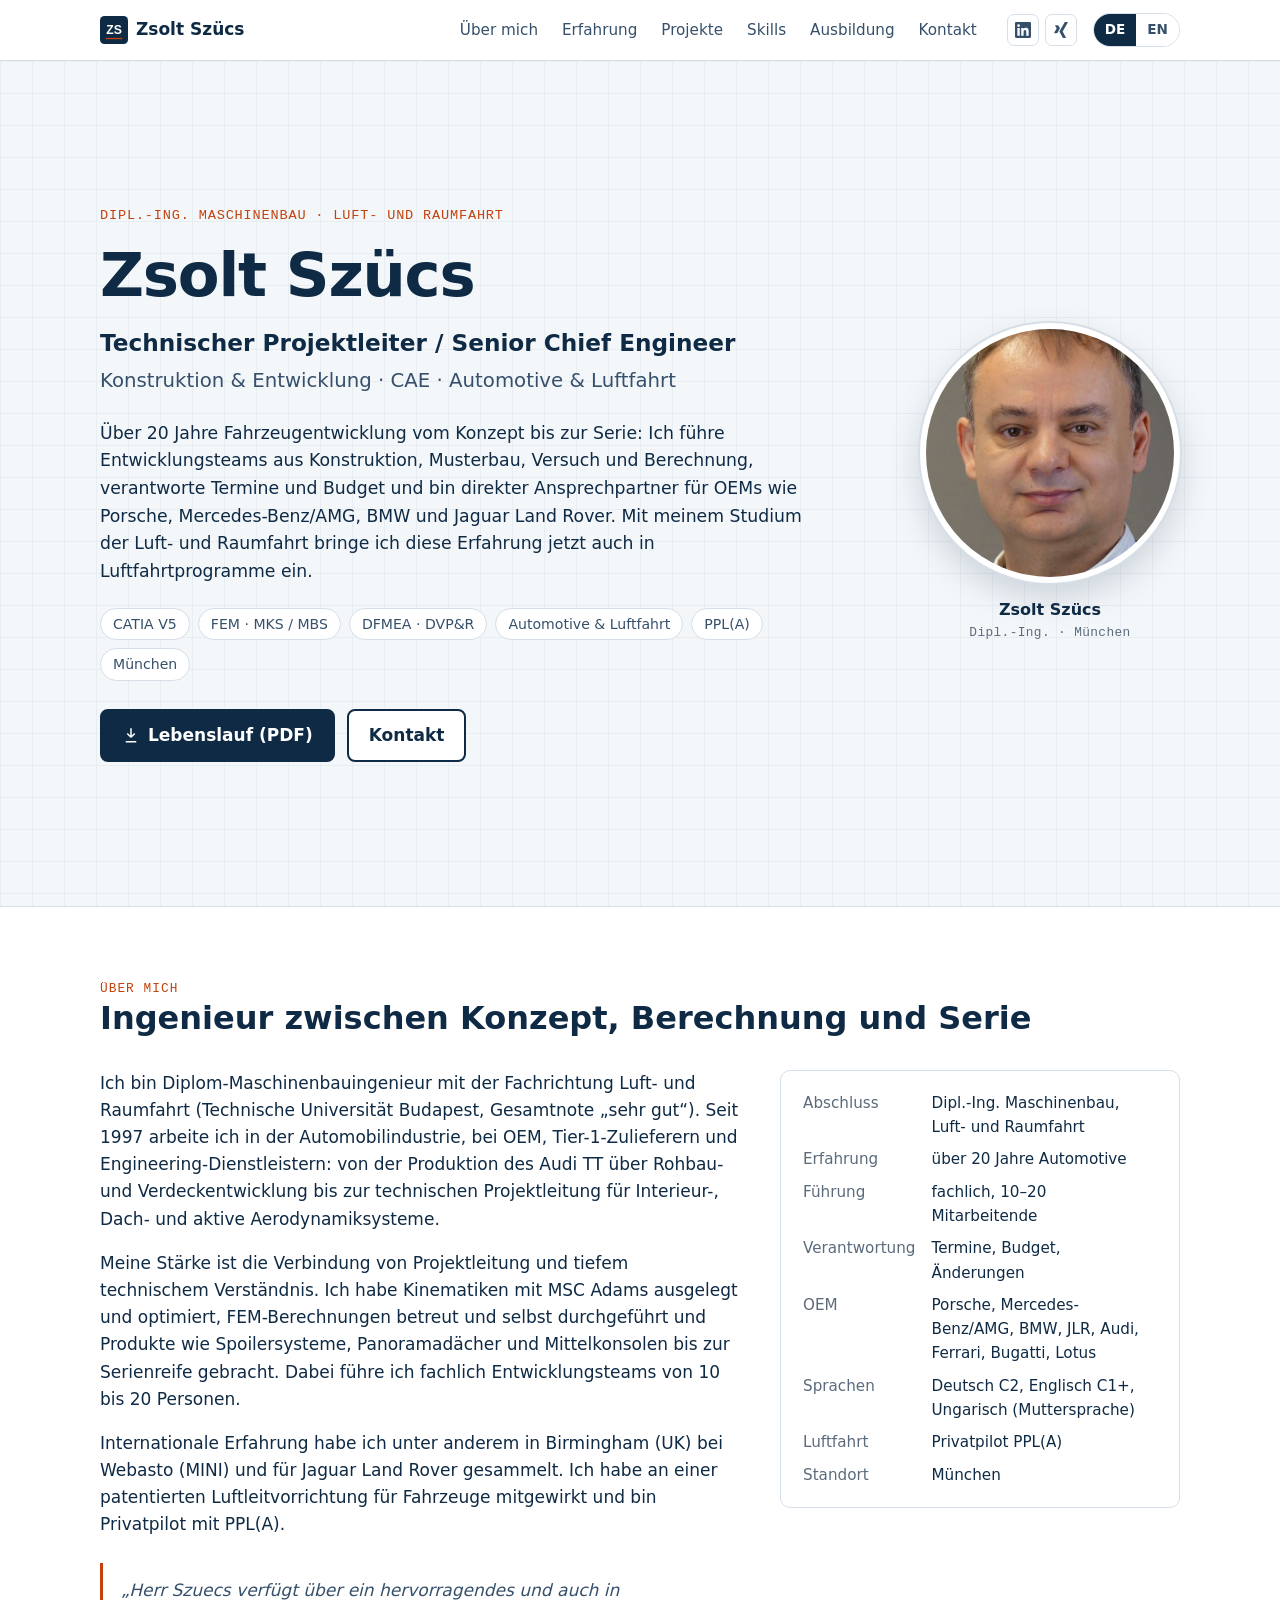
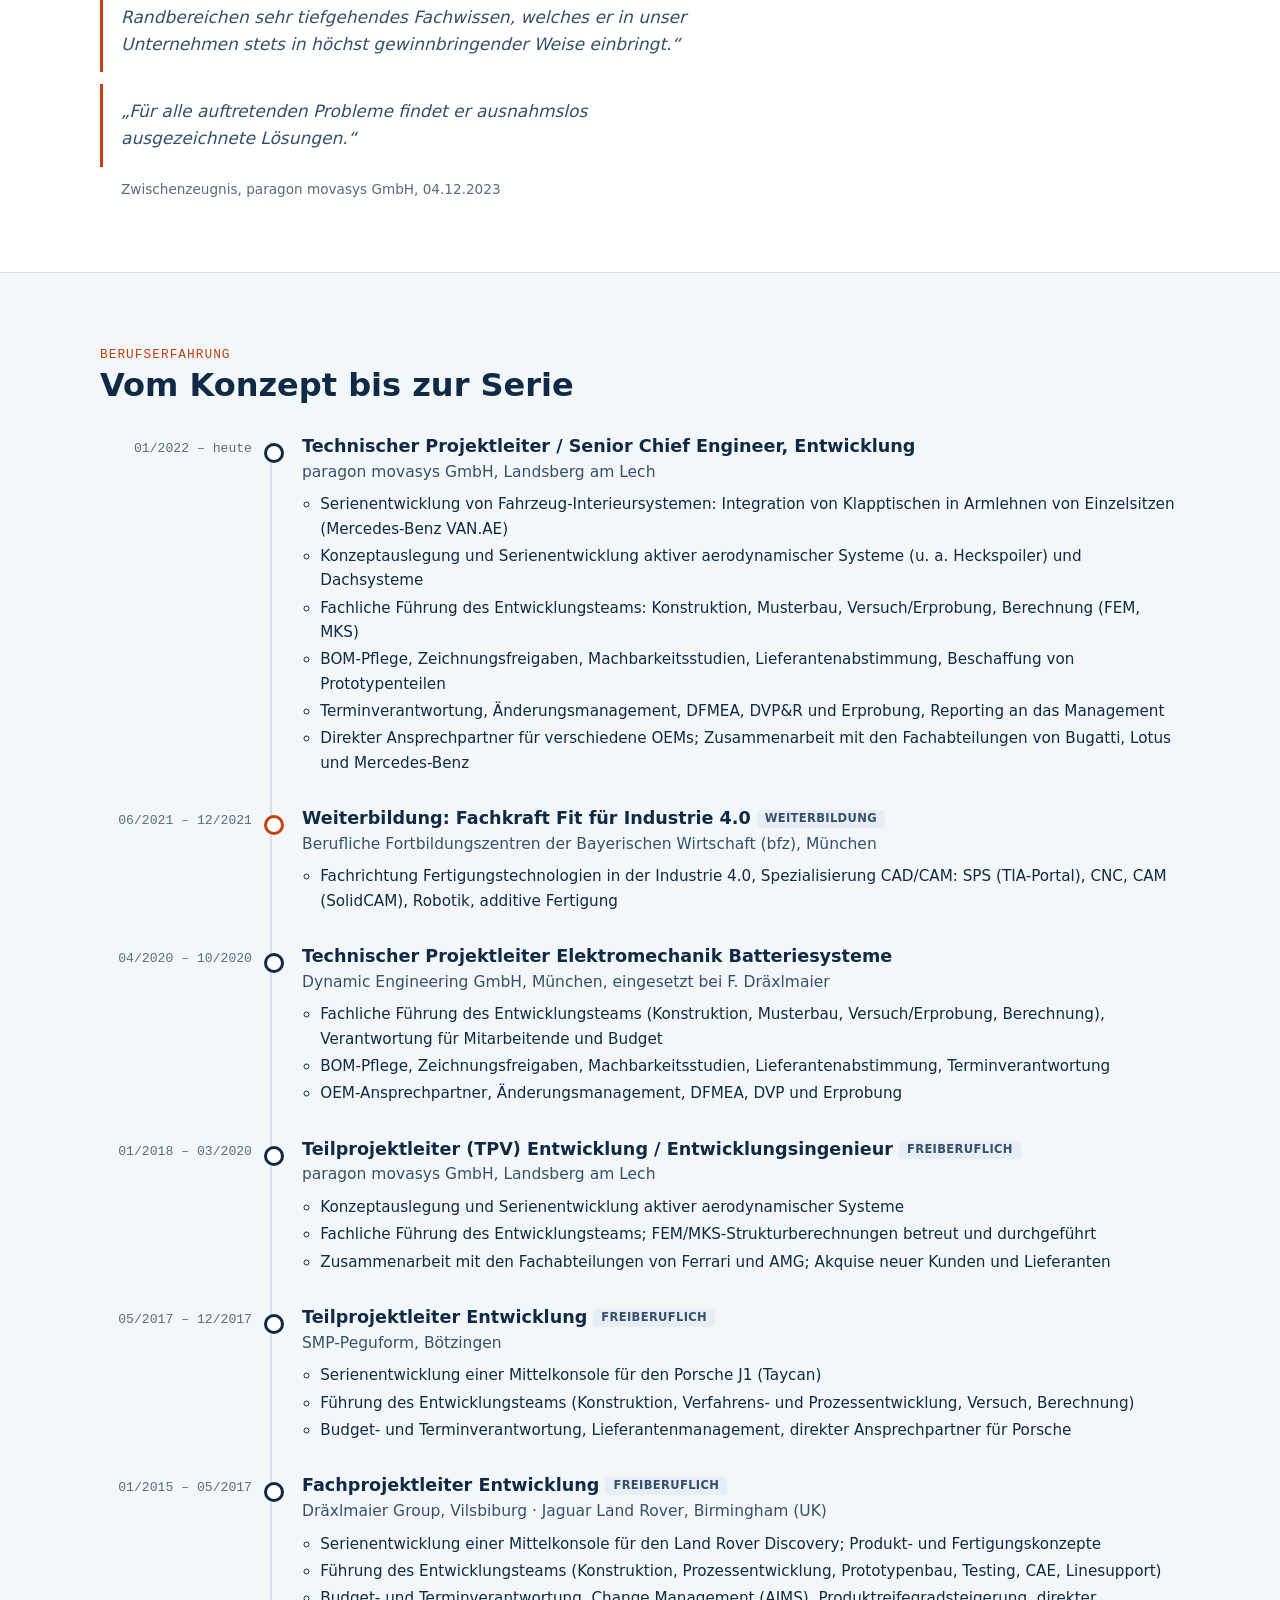
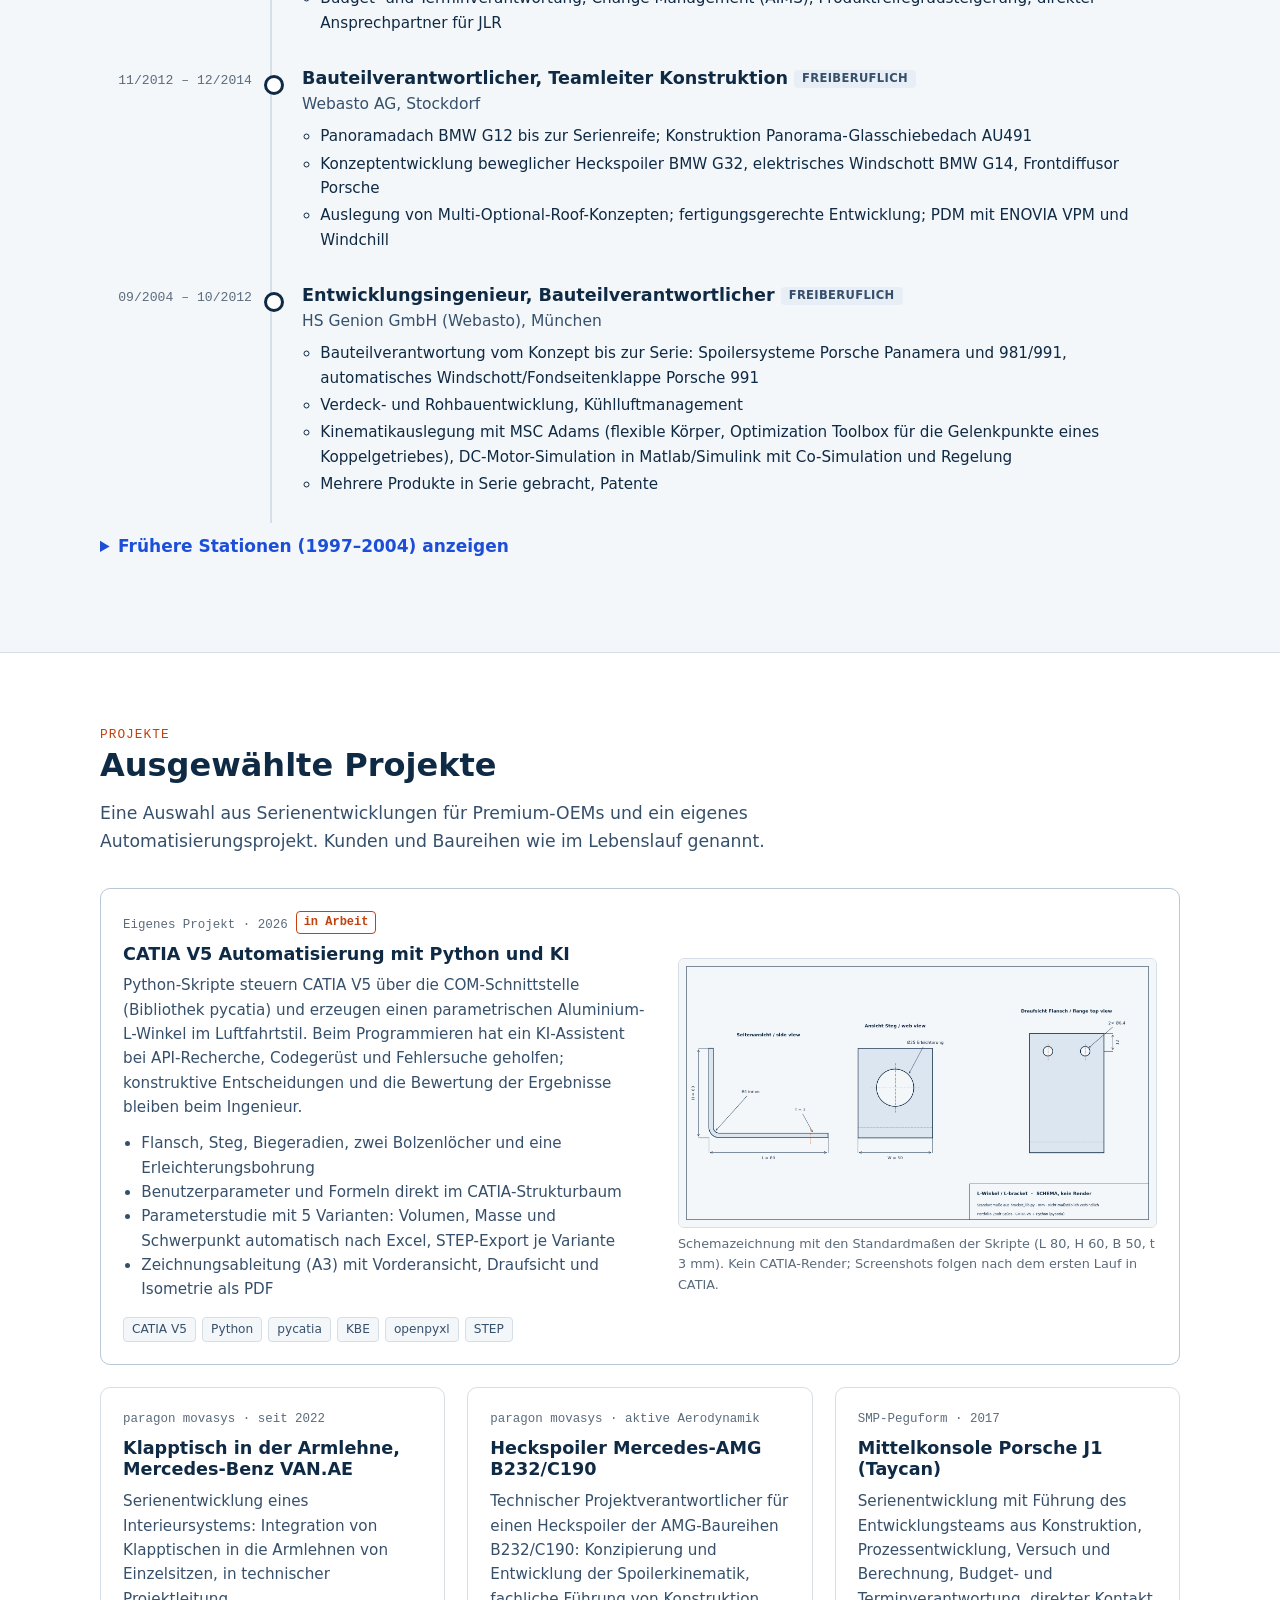
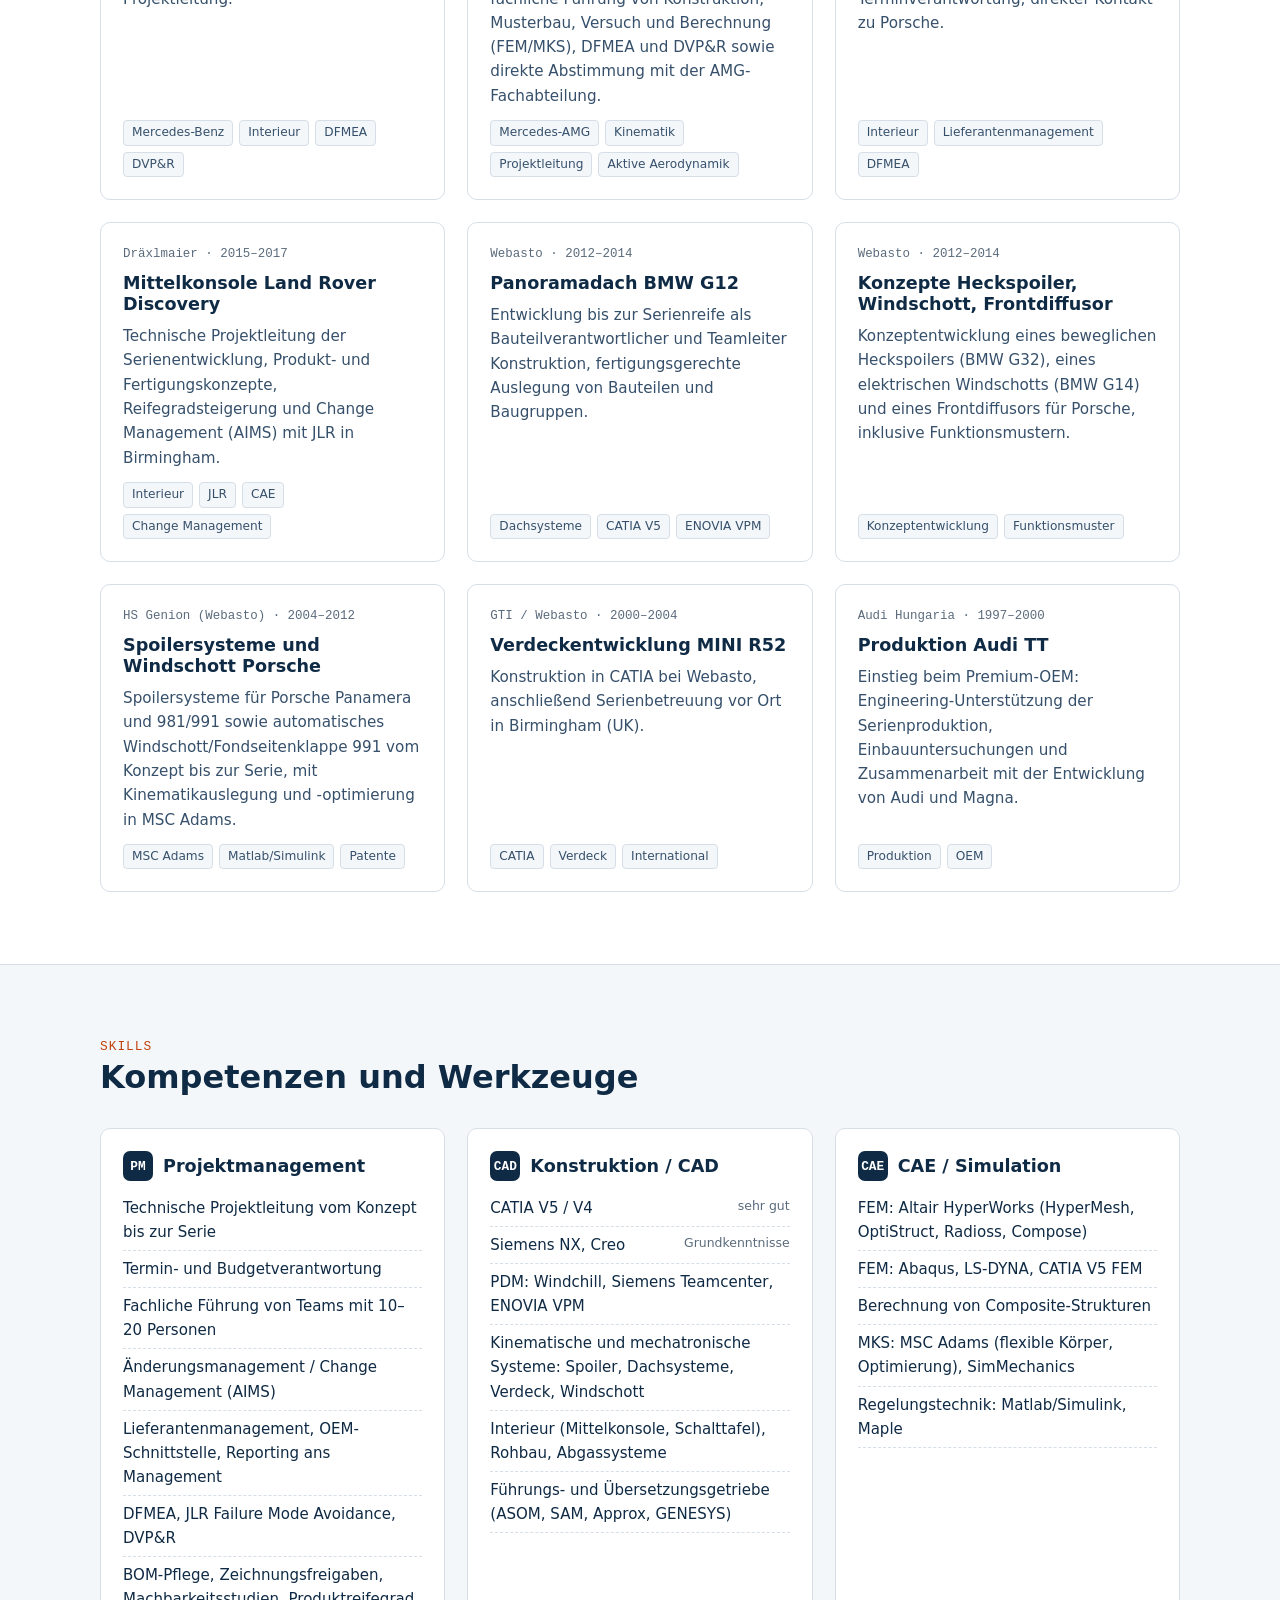
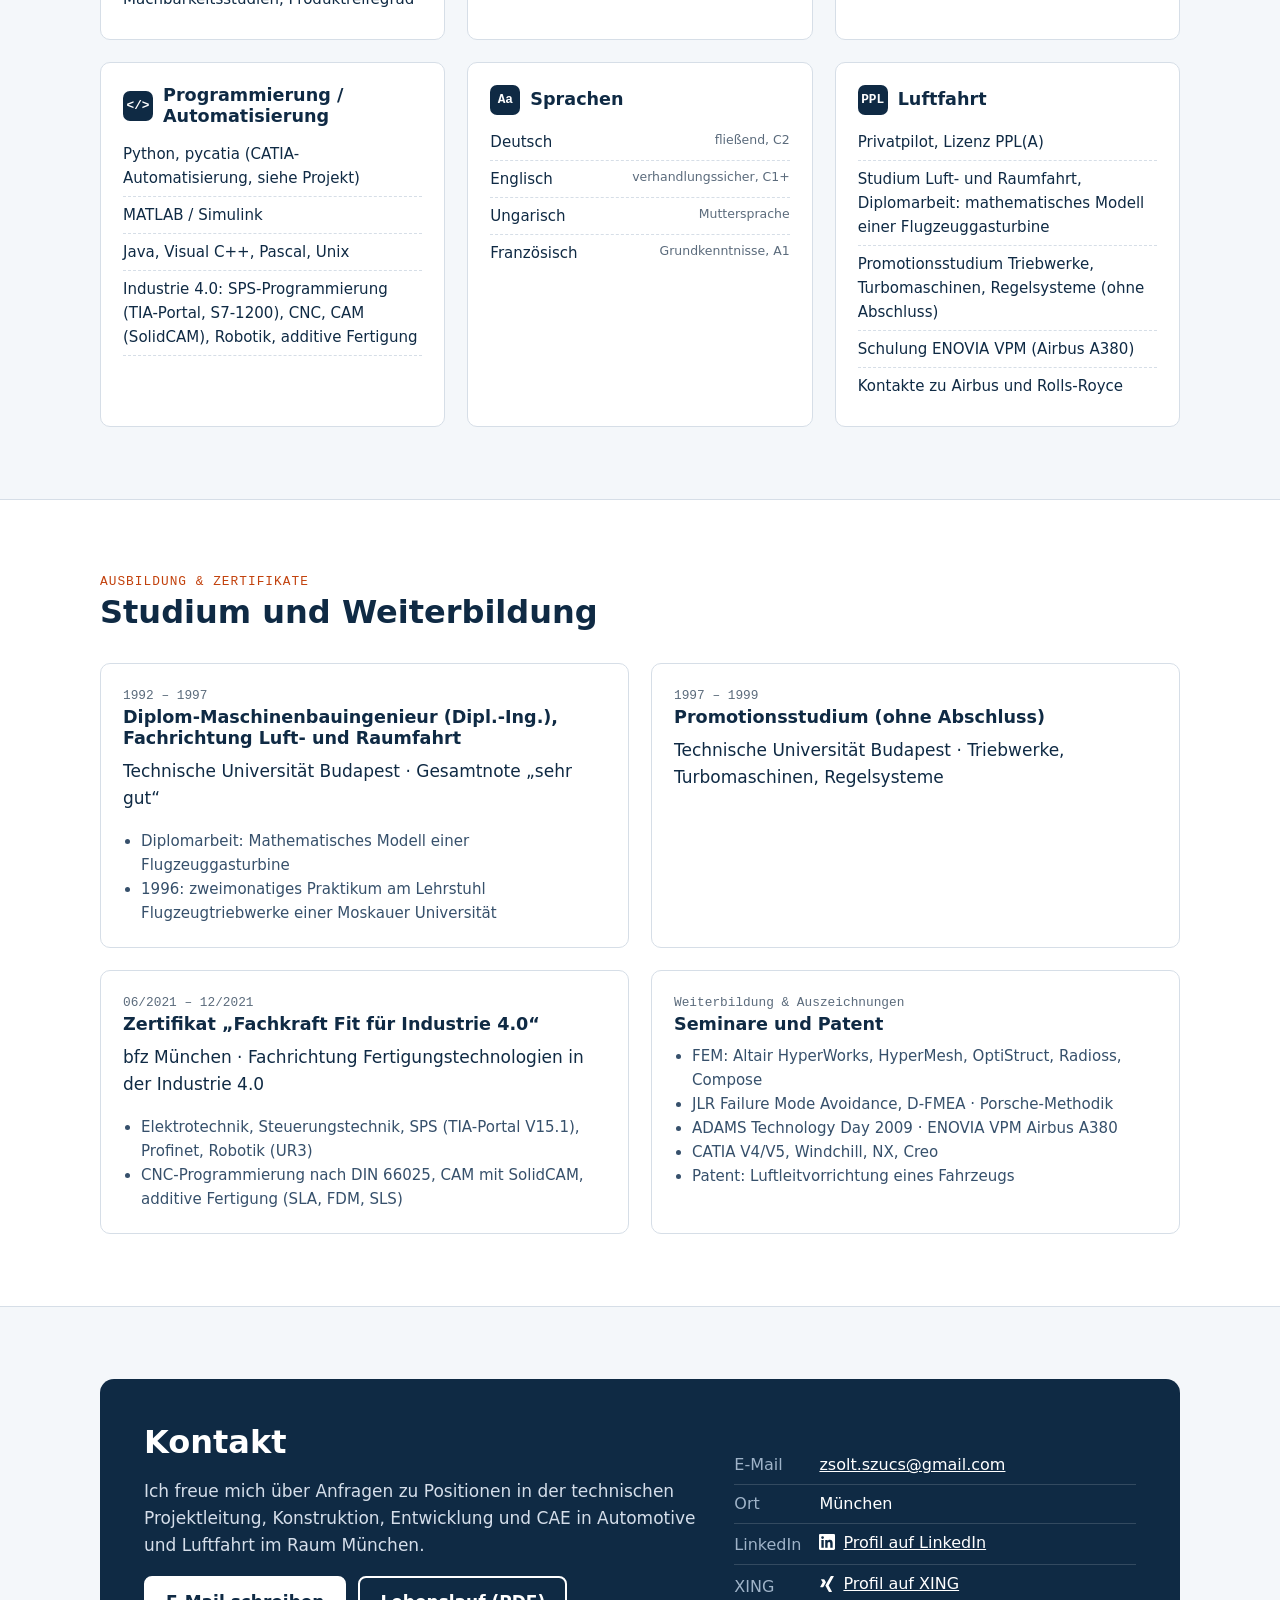
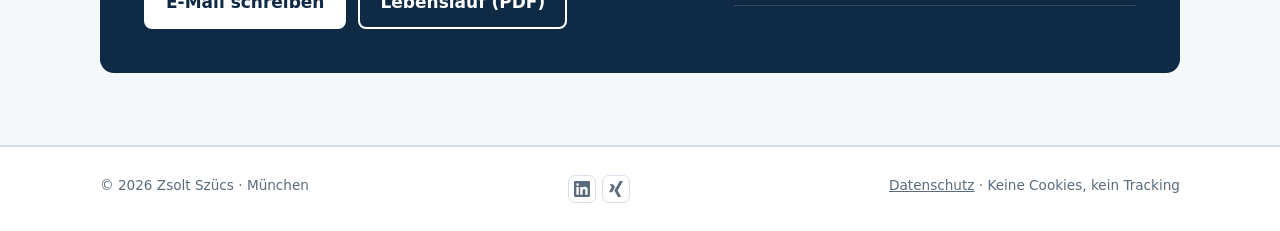
<file: index.html>
<!doctype html>
<html lang="de">
<head>
<meta charset="utf-8">
<meta name="viewport" content="width=device-width,initial-scale=1">
<title>Zsolt Szücs – Technischer Projektleiter / Senior Chief Engineer | Konstruktion &amp; CAE | München</title>
<meta name="description" content="Zsolt Szücs, Dipl.-Ing. Maschinenbau (Luft- und Raumfahrt), München. Über 20 Jahre technische Projektleitung, Konstruktion und CAE in der Automobilindustrie, Konzept bis Serie. Ziel: Projektleitung, Konstruktion, Entwicklung und CAE in Automotive und Luftfahrt.">
<meta name="author" content="Zsolt Szücs">
<meta name="robots" content="index,follow">

<link rel="canonical" href="https://zsoltszucs-beep.github.io/">
<meta property="og:type" content="profile">
<meta property="og:title" content="Zsolt Szücs – Technischer Projektleiter / Senior Chief Engineer | Konstruktion &amp; CAE">
<meta property="og:description" content="Dipl.-Ing. Maschinenbau (Luft- und Raumfahrt). Über 20 Jahre Projektleitung, Konstruktion und CAE in der Automobilindustrie, Konzept bis Serie. München.">
<meta property="og:url" content="https://zsoltszucs-beep.github.io/">
<meta property="og:image" content="https://zsoltszucs-beep.github.io/assets/img/og-image.png">
<meta property="og:image:width" content="1200">
<meta property="og:image:height" content="630">
<meta property="og:locale" content="de_DE">
<meta property="og:locale:alternate" content="en_GB">
<meta property="profile:first_name" content="Zsolt">
<meta property="profile:last_name" content="Szücs">
<meta name="twitter:card" content="summary_large_image">
<meta name="theme-color" content="#0f2a44">
<link rel="icon" href="assets/img/favicon.svg" type="image/svg+xml">
<link rel="icon" href="assets/img/favicon-32.png" sizes="32x32" type="image/png">
<link rel="apple-touch-icon" href="assets/img/apple-touch-icon.png">
<link rel="stylesheet" href="assets/css/style.css">
</head>
<body>
<a class="skip" href="#main"><span lang="de">Zum Inhalt</span><span lang="en">Skip to content</span></a>

<header class="site-header">
  <nav class="container nav" aria-label="Hauptnavigation">
    <a class="brand" href="#top"><img src="assets/img/favicon.svg" alt="" width="28" height="28">Zsolt Szücs</a>
    <button class="menu-btn" aria-expanded="false" aria-controls="nav-links"><span lang="de">Menü</span><span lang="en">Menu</span></button>
    <ul class="nav-links" id="nav-links">
      <li><a href="#about"><span lang="de">Über mich</span><span lang="en">About</span></a></li>
      <li><a href="#experience"><span lang="de">Erfahrung</span><span lang="en">Experience</span></a></li>
      <li><a href="#projects"><span lang="de">Projekte</span><span lang="en">Projects</span></a></li>
      <li><a href="#skills">Skills</a></li>
      <li><a href="#education"><span lang="de">Ausbildung</span><span lang="en">Education</span></a></li>
      <li><a href="#contact"><span lang="de">Kontakt</span><span lang="en">Contact</span></a></li>
    </ul>
    <div class="social social-header">
      <!-- SOCIAL-LINKS: LinkedIn und XING (verifiziert 17.10.2026) -->
      <a class="social-ico" href="https://www.linkedin.com/in/zsolt-sz%C3%BCcs-a3271152/" rel="noopener" target="_blank" aria-label="LinkedIn" title="LinkedIn"><svg viewBox="0 0 24 24" aria-hidden="true" focusable="false"><path fill="currentColor" d="M20.45 20.45h-3.56v-5.57c0-1.33-.02-3.04-1.85-3.04-1.85 0-2.14 1.45-2.14 2.94v5.67H9.35V9h3.41v1.56h.05c.48-.9 1.64-1.85 3.37-1.85 3.6 0 4.27 2.37 4.27 5.46v6.28zM5.34 7.43a2.06 2.06 0 1 1 0-4.13 2.06 2.06 0 0 1 0 4.13zM7.12 20.45H3.56V9h3.56v11.45zM22.22 0H1.77C.79 0 0 .77 0 1.73v20.54C0 23.23.79 24 1.77 24h20.45c.98 0 1.78-.77 1.78-1.73V1.73C24 .77 23.2 0 22.22 0z"/></svg></a>
      <a class="social-ico" href="https://www.xing.com/profile/Zsolt_Szuecs" rel="noopener" target="_blank" aria-label="XING" title="XING"><svg viewBox="0 0 24 24" aria-hidden="true" focusable="false"><path fill="currentColor" d="M18.19 0c-.52 0-.74.33-.93.66L9.56 14.32l4.92 9.02c.17.31.44.66.97.66h3.45c.21 0 .38-.08.46-.22.09-.15.09-.35-.01-.54l-4.88-8.92a.02.02 0 0 1 0-.02L22.14.76c.1-.19.1-.39.01-.54C22.06.08 21.89 0 21.69 0h-3.5zM3.65 4.74c-.21 0-.39.07-.47.22-.09.15-.08.34.02.53l2.34 4.05v.02L1.86 16.05c-.1.19-.09.38 0 .53.09.14.24.23.45.23h3.46c.52 0 .77-.35.95-.67l3.73-6.61-2.38-4.16c-.17-.31-.43-.66-.96-.66H3.65z"/></svg></a>
    </div>
    <div class="lang-toggle" role="group" aria-label="Sprache / Language">
      <button type="button" data-lang="de" aria-pressed="true">DE</button>
      <button type="button" data-lang="en" aria-pressed="false">EN</button>
    </div>
  </nav>
</header>

<main id="main">
<!-- ============ HERO ============ -->
<section class="hero" id="top">
  <div class="container">
    <div class="hero-grid">
    <div class="hero-text">
    <div class="eyebrow"><span lang="de">Dipl.-Ing. Maschinenbau · Luft- und Raumfahrt</span><span lang="en">Dipl.-Ing. Mechanical Engineering · Aerospace</span></div>
    <h1>Zsolt Szücs</h1>
    <p class="title">
      <span class="title-role"><span lang="de">Technischer Projektleiter / Senior Chief Engineer</span><span lang="en">Technical Project Manager / Senior Chief Engineer</span></span>
      <span class="title-sub"><span lang="de">Konstruktion &amp; Entwicklung · CAE · Automotive &amp; Luftfahrt</span><span lang="en">Design &amp; Development · CAE · Automotive &amp; Aerospace</span></span>
    </p>
    <p class="value">
      <span lang="de">Über 20 Jahre Fahrzeugentwicklung vom Konzept bis zur Serie: Ich führe Entwicklungsteams aus Konstruktion, Musterbau, Versuch und Berechnung, verantworte Termine und Budget und bin direkter Ansprechpartner für OEMs wie Porsche, Mercedes-Benz/AMG, BMW und Jaguar Land Rover. Mit meinem Studium der Luft- und Raumfahrt bringe ich diese Erfahrung jetzt auch in Luftfahrtprogramme ein.</span>
      <span lang="en">20+ years of vehicle development from concept to series production: I lead development teams across design, prototyping, testing and simulation, own schedule and budget, and act as the direct counterpart for OEMs such as Porsche, Mercedes-Benz/AMG, BMW and Jaguar Land Rover. With my aerospace engineering degree, I now want to bring this experience to aerospace programmes as well.</span>
    </p>
    <ul class="hero-facts">
      <li>CATIA V5</li>
      <li>FEM · MKS / MBS</li>
      <li>DFMEA · DVP&amp;R</li>
      <li><span lang="de">Automotive &amp; Luftfahrt</span><span lang="en">Automotive &amp; Aerospace</span></li>
      <li>PPL(A)</li>
      <li><span lang="de">München</span><span lang="en">Munich</span></li>
    </ul>
    <div class="btns">
      <a class="btn btn-primary" data-cv-link href="assets/docs/Lebenslauf_Zsolt_Szuecs.pdf" download>
        <svg viewBox="0 0 24 24" fill="none" stroke="currentColor" stroke-width="2" aria-hidden="true"><path d="M12 3v12m0 0l-5-5m5 5l5-5M5 21h14"/></svg>
        <span lang="de">Lebenslauf (PDF)</span><span lang="en">CV (PDF)</span>
      </a>
      <a class="btn btn-ghost" href="#contact"><span lang="de">Kontakt</span><span lang="en">Contact</span></a>
    </div>
    </div>
    <figure class="hero-photo">
      <img src="assets/img/profilfoto.jpg" alt="Zsolt Szücs" width="600" height="600" fetchpriority="high">
      <figcaption>
        <span class="photo-name">Zsolt Szücs</span>
        <span lang="de">Dipl.-Ing. · München</span><span lang="en">Dipl.-Ing. · Munich</span>
      </figcaption>
    </figure>
    </div>
  </div>
</section>

<!-- ============ ÜBER MICH ============ -->
<section id="about">
  <div class="container">
    <div class="section-head">
      <div class="kicker"><span lang="de">Über mich</span><span lang="en">About me</span></div>
      <h2><span lang="de">Ingenieur zwischen Konzept, Berechnung und Serie</span><span lang="en">Engineer between concept, simulation and series production</span></h2>
    </div>
    <div class="about-grid">
      <div>
        <div lang="de">
          <p>Ich bin Diplom-Maschinenbauingenieur mit der Fachrichtung Luft- und Raumfahrt (Technische Universität Budapest, Gesamtnote „sehr gut“). Seit 1997 arbeite ich in der Automobilindustrie, bei OEM, Tier-1-Zulieferern und Engineering-Dienstleistern: von der Produktion des Audi TT über Rohbau- und Verdeckentwicklung bis zur technischen Projektleitung für Interieur-, Dach- und aktive Aerodynamiksysteme.</p>
          <p>Meine Stärke ist die Verbindung von Projektleitung und tiefem technischem Verständnis. Ich habe Kinematiken mit MSC Adams ausgelegt und optimiert, FEM-Berechnungen betreut und selbst durchgeführt und Produkte wie Spoilersysteme, Panoramadächer und Mittelkonsolen bis zur Serienreife gebracht. Dabei führe ich fachlich Entwicklungsteams von 10 bis 20 Personen.</p>
          <p>Internationale Erfahrung habe ich unter anderem in Birmingham (UK) bei Webasto (MINI) und für Jaguar Land Rover gesammelt. Ich habe an einer patentierten Luftleitvorrichtung für Fahrzeuge mitgewirkt und bin Privatpilot mit PPL(A).</p>
        </div>
        <div lang="en">
          <p>I hold a German Diplom degree in mechanical engineering with an aerospace specialisation (Budapest University of Technology, overall grade “very good”). Since 1997 I have worked in the automotive industry at OEMs, Tier-1 suppliers and engineering service providers: from Audi TT production through body-in-white and soft-top development to technical project leadership for interior, roof and active aerodynamics systems.</p>
          <p>My strength is combining project leadership with deep technical understanding. I have designed and optimised kinematics with MSC Adams, supervised and performed FEM analyses, and brought products such as spoiler systems, panoramic roofs and centre consoles to series production. I provide technical leadership to development teams of 10 to 20 people.</p>
          <p>I gained international experience in Birmingham (UK) with Webasto (MINI) and for Jaguar Land Rover, among others. I contributed to a patented air-guiding device for vehicles and I am a private pilot (PPL(A)).</p>
        </div>
        <!-- Zitate wörtlich aus dem Zwischenzeugnis paragon movasys GmbH, Landsberg, 04.12.2023 (EN = eigene Übersetzung) -->
        <div class="quotes">
          <blockquote>
            <p lang="de">„Herr Szuecs verfügt über ein hervorragendes und auch in Randbereichen sehr tiefgehendes Fachwissen, welches er in unser Unternehmen stets in höchst gewinnbringender Weise einbringt.“</p>
            <p lang="en">“Mr Szuecs has outstanding expert knowledge that runs very deep even in adjacent fields, and he always brings it to our company in a highly beneficial way.”</p>
          </blockquote>
          <blockquote>
            <p lang="de">„Für alle auftretenden Probleme findet er ausnahmslos ausgezeichnete Lösungen.“</p>
            <p lang="en">“He invariably finds excellent solutions to every problem that arises.”</p>
          </blockquote>
          <div class="quote-source"><span lang="de">Zwischenzeugnis, paragon movasys GmbH, 04.12.2023</span><span lang="en">Interim reference (Zwischenzeugnis), paragon movasys GmbH, 4 Dec 2023 – translated from German</span></div>
        </div>
      </div>
      <aside class="facts" aria-label="Kurzprofil">
        <dl>
          <dt><span lang="de">Abschluss</span><span lang="en">Degree</span></dt><dd>Dipl.-Ing. <span lang="de">Maschinenbau, Luft- und Raumfahrt</span><span lang="en">Mechanical Eng., Aerospace</span></dd>
          <dt><span lang="de">Erfahrung</span><span lang="en">Experience</span></dt><dd><span lang="de">über 20 Jahre Automotive</span><span lang="en">20+ years automotive</span></dd>
          <dt><span lang="de">Führung</span><span lang="en">Leadership</span></dt><dd><span lang="de">fachlich, 10–20 Mitarbeitende</span><span lang="en">technical, 10–20 people</span></dd>
          <dt><span lang="de">Verantwortung</span><span lang="en">Ownership</span></dt><dd><span lang="de">Termine, Budget, Änderungen</span><span lang="en">schedule, budget, change</span></dd>
          <dt>OEM</dt><dd>Porsche, Mercedes-Benz/AMG, BMW, JLR, Audi, Ferrari, Bugatti, Lotus</dd>
          <dt><span lang="de">Sprachen</span><span lang="en">Languages</span></dt><dd><span lang="de">Deutsch C2, Englisch C1+, Ungarisch (Muttersprache)</span><span lang="en">German C2, English C1+, Hungarian (native)</span></dd>
          <dt><span lang="de">Luftfahrt</span><span lang="en">Aviation</span></dt><dd><span lang="de">Privatpilot PPL(A)</span><span lang="en">Private pilot PPL(A)</span></dd>
          <dt><span lang="de">Standort</span><span lang="en">Location</span></dt><dd><span lang="de">München</span><span lang="en">Munich, Germany</span></dd>
        </dl>
      </aside>
    </div>
  </div>
</section>

<!-- ============ BERUFSERFAHRUNG ============ -->
<section id="experience" class="alt">
  <div class="container">
    <div class="section-head">
      <div class="kicker"><span lang="de">Berufserfahrung</span><span lang="en">Experience</span></div>
      <h2><span lang="de">Vom Konzept bis zur Serie</span><span lang="en">From concept to series production</span></h2>
    </div>
    <ol class="timeline">
      <li class="tl-item">
        <div class="tl-date">01/2022 – <span lang="de">heute</span><span lang="en">present</span></div>
        <div class="tl-body">
          <h3><span lang="de">Technischer Projektleiter / Senior Chief Engineer, Entwicklung</span><span lang="en">Technical Project Manager / Senior Chief Engineer, Development</span></h3>
          <div class="tl-org">paragon movasys GmbH, Landsberg am Lech</div>
          <ul lang="de">
            <li>Serienentwicklung von Fahrzeug-Interieursystemen: Integration von Klapptischen in Armlehnen von Einzelsitzen (Mercedes-Benz VAN.AE)</li>
            <li>Konzeptauslegung und Serienentwicklung aktiver aerodynamischer Systeme (u. a. Heckspoiler) und Dachsysteme</li>
            <li>Fachliche Führung des Entwicklungsteams: Konstruktion, Musterbau, Versuch/Erprobung, Berechnung (FEM, MKS)</li>
            <li>BOM-Pflege, Zeichnungsfreigaben, Machbarkeitsstudien, Lieferantenabstimmung, Beschaffung von Prototypenteilen</li>
            <li>Terminverantwortung, Änderungsmanagement, DFMEA, DVP&amp;R und Erprobung, Reporting an das Management</li>
            <li>Direkter Ansprechpartner für verschiedene OEMs; Zusammenarbeit mit den Fachabteilungen von Bugatti, Lotus und Mercedes-Benz</li>
          </ul>
          <ul lang="en">
            <li>Series development of vehicle interior systems: integration of folding tables into armrests of individual seats (Mercedes-Benz VAN.AE)</li>
            <li>Concept design and series development of active aerodynamics (including rear spoilers) and roof systems</li>
            <li>Technical leadership of the development team: design, prototype shop, testing/validation, simulation (FEM, MBS)</li>
            <li>BOM maintenance, drawing releases, feasibility studies, supplier alignment, procurement of prototype parts</li>
            <li>Schedule ownership, change management, DFMEA, DVP&amp;R and testing, reporting to management</li>
            <li>Direct counterpart for several OEMs; collaboration with Bugatti, Lotus and Mercedes-Benz engineering</li>
          </ul>
        </div>
      </li>
      <li class="tl-item edu">
        <div class="tl-date">06/2021 – 12/2021</div>
        <div class="tl-body">
          <h3><span lang="de">Weiterbildung: Fachkraft Fit für Industrie 4.0</span><span lang="en">Further training: Industry 4.0 Specialist</span><span class="tag"><span lang="de">Weiterbildung</span><span lang="en">Training</span></span></h3>
          <div class="tl-org"><span lang="de">Berufliche Fortbildungszentren der Bayerischen Wirtschaft (bfz), München</span><span lang="en">bfz (vocational training centres of the Bavarian industry), Munich</span></div>
          <ul lang="de"><li>Fachrichtung Fertigungstechnologien in der Industrie 4.0, Spezialisierung CAD/CAM: SPS (TIA-Portal), CNC, CAM (SolidCAM), Robotik, additive Fertigung</li></ul>
          <ul lang="en"><li>Specialisation in manufacturing technologies for Industry 4.0 (CAD/CAM): PLC (TIA Portal), CNC, CAM (SolidCAM), robotics, additive manufacturing</li></ul>
        </div>
      </li>
      <li class="tl-item">
        <div class="tl-date">04/2020 – 10/2020</div>
        <div class="tl-body">
          <h3><span lang="de">Technischer Projektleiter Elektromechanik Batteriesysteme</span><span lang="en">Technical Project Manager, Electromechanics Battery Systems</span></h3>
          <div class="tl-org"><span lang="de">Dynamic Engineering GmbH, München, eingesetzt bei F. Dräxlmaier</span><span lang="en">Dynamic Engineering GmbH, Munich, assigned to F. Dräxlmaier</span></div>
          <ul lang="de">
            <li>Fachliche Führung des Entwicklungsteams (Konstruktion, Musterbau, Versuch/Erprobung, Berechnung), Verantwortung für Mitarbeitende und Budget</li>
            <li>BOM-Pflege, Zeichnungsfreigaben, Machbarkeitsstudien, Lieferantenabstimmung, Terminverantwortung</li>
            <li>OEM-Ansprechpartner, Änderungsmanagement, DFMEA, DVP und Erprobung</li>
          </ul>
          <ul lang="en">
            <li>Technical leadership of the development team (design, prototypes, testing, simulation), responsibility for staff and budget</li>
            <li>BOM maintenance, drawing releases, feasibility studies, supplier alignment, schedule ownership</li>
            <li>OEM counterpart, change management, DFMEA, DVP and testing</li>
          </ul>
        </div>
      </li>
      <li class="tl-item">
        <div class="tl-date">01/2018 – 03/2020</div>
        <div class="tl-body">
          <h3><span lang="de">Teilprojektleiter (TPV) Entwicklung / Entwicklungsingenieur</span><span lang="en">Sub-Project Lead, Development / Development Engineer</span><span class="tag"><span lang="de">freiberuflich</span><span lang="en">freelance</span></span></h3>
          <div class="tl-org">paragon movasys GmbH, Landsberg am Lech</div>
          <ul lang="de">
            <li>Konzeptauslegung und Serienentwicklung aktiver aerodynamischer Systeme</li>
            <li>Fachliche Führung des Entwicklungsteams; FEM/MKS-Strukturberechnungen betreut und durchgeführt</li>
            <li>Zusammenarbeit mit den Fachabteilungen von Ferrari und AMG; Akquise neuer Kunden und Lieferanten</li>
          </ul>
          <ul lang="en">
            <li>Concept design and series development of active aerodynamics systems</li>
            <li>Technical leadership of the development team; supervised and performed FEM/MBS structural analyses</li>
            <li>Collaboration with Ferrari and AMG engineering; acquisition of new customers and suppliers</li>
          </ul>
        </div>
      </li>
      <li class="tl-item">
        <div class="tl-date">05/2017 – 12/2017</div>
        <div class="tl-body">
          <h3><span lang="de">Teilprojektleiter Entwicklung</span><span lang="en">Sub-Project Lead, Development</span><span class="tag"><span lang="de">freiberuflich</span><span lang="en">freelance</span></span></h3>
          <div class="tl-org">SMP-Peguform, Bötzingen</div>
          <ul lang="de">
            <li>Serienentwicklung einer Mittelkonsole für den Porsche J1 (Taycan)</li>
            <li>Führung des Entwicklungsteams (Konstruktion, Verfahrens- und Prozessentwicklung, Versuch, Berechnung)</li>
            <li>Budget- und Terminverantwortung, Lieferantenmanagement, direkter Ansprechpartner für Porsche</li>
          </ul>
          <ul lang="en">
            <li>Series development of a centre console for the Porsche J1 (Taycan)</li>
            <li>Led the development team (design, process development, testing, simulation)</li>
            <li>Budget and schedule ownership, supplier management, direct counterpart for Porsche</li>
          </ul>
        </div>
      </li>
      <li class="tl-item">
        <div class="tl-date">01/2015 – 05/2017</div>
        <div class="tl-body">
          <h3><span lang="de">Fachprojektleiter Entwicklung</span><span lang="en">Technical Project Lead, Development</span><span class="tag"><span lang="de">freiberuflich</span><span lang="en">freelance</span></span></h3>
          <div class="tl-org">Dräxlmaier Group, Vilsbiburg · Jaguar Land Rover, Birmingham (UK)</div>
          <ul lang="de">
            <li>Serienentwicklung einer Mittelkonsole für den Land Rover Discovery; Produkt- und Fertigungskonzepte</li>
            <li>Führung des Entwicklungsteams (Konstruktion, Prozessentwicklung, Prototypenbau, Testing, CAE, Linesupport)</li>
            <li>Budget- und Terminverantwortung, Change Management (AIMS), Produktreifegradsteigerung, direkter Ansprechpartner für JLR</li>
          </ul>
          <ul lang="en">
            <li>Series development of a centre console for the Land Rover Discovery; product and manufacturing concepts</li>
            <li>Led the development team (design, process development, prototyping, testing, CAE, line support)</li>
            <li>Budget and schedule ownership, change management (AIMS), product maturity, direct counterpart for JLR</li>
          </ul>
        </div>
      </li>
      <li class="tl-item">
        <div class="tl-date">11/2012 – 12/2014</div>
        <div class="tl-body">
          <h3><span lang="de">Bauteilverantwortlicher, Teamleiter Konstruktion</span><span lang="en">Component Owner, Design Team Lead</span><span class="tag"><span lang="de">freiberuflich</span><span lang="en">freelance</span></span></h3>
          <div class="tl-org">Webasto AG, Stockdorf</div>
          <ul lang="de">
            <li>Panoramadach BMW G12 bis zur Serienreife; Konstruktion Panorama-Glasschiebedach AU491</li>
            <li>Konzeptentwicklung beweglicher Heckspoiler BMW G32, elektrisches Windschott BMW G14, Frontdiffusor Porsche</li>
            <li>Auslegung von Multi-Optional-Roof-Konzepten; fertigungsgerechte Entwicklung; PDM mit ENOVIA VPM und Windchill</li>
          </ul>
          <ul lang="en">
            <li>BMW G12 panoramic roof to series production; design of the AU491 panoramic glass sunroof</li>
            <li>Concept development: movable rear spoiler BMW G32, electric wind deflector BMW G14, Porsche front diffuser</li>
            <li>Multi-optional roof concepts; design for manufacturing; PDM with ENOVIA VPM and Windchill</li>
          </ul>
        </div>
      </li>
      <li class="tl-item">
        <div class="tl-date">09/2004 – 10/2012</div>
        <div class="tl-body">
          <h3><span lang="de">Entwicklungsingenieur, Bauteilverantwortlicher</span><span lang="en">Development Engineer, Component Owner</span><span class="tag"><span lang="de">freiberuflich</span><span lang="en">freelance</span></span></h3>
          <div class="tl-org">HS Genion GmbH (Webasto), München</div>
          <ul lang="de">
            <li>Bauteilverantwortung vom Konzept bis zur Serie: Spoilersysteme Porsche Panamera und 981/991, automatisches Windschott/Fondseitenklappe Porsche 991</li>
            <li>Verdeck- und Rohbauentwicklung, Kühlluftmanagement</li>
            <li>Kinematikauslegung mit MSC Adams (flexible Körper, Optimization Toolbox für die Gelenkpunkte eines Koppelgetriebes), DC-Motor-Simulation in Matlab/Simulink mit Co-Simulation und Regelung</li>
            <li>Mehrere Produkte in Serie gebracht, Patente</li>
          </ul>
          <ul lang="en">
            <li>Component ownership from concept to series: spoiler systems Porsche Panamera and 981/991, automatic wind deflector/rear side flap Porsche 991</li>
            <li>Soft-top and body-in-white development, cooling-air management</li>
            <li>Kinematics design with MSC Adams (flexible bodies, Optimization Toolbox for linkage joint positions), DC motor simulation in Matlab/Simulink with co-simulation and control</li>
            <li>Brought several products to series production, patents</li>
          </ul>
        </div>
      </li>
    </ol>
    <details class="earlier">
      <summary><span lang="de">Frühere Stationen (1997–2004) anzeigen</span><span lang="en">Show earlier roles (1997–2004)</span></summary>
      <ol class="timeline">
        <li class="tl-item">
          <div class="tl-date">09/2003 – 09/2004</div>
          <div class="tl-body">
            <h3><span lang="de">Entwicklungsingenieur</span><span lang="en">Development Engineer</span></h3>
            <div class="tl-org">Zeuna Stärker Magyarországi Kft., Budapest</div>
            <ul lang="de"><li>Konstruktion von Fahrzeug-Abgassystemen für Volkswagen und Daimler; FMEA mit VW</li></ul>
            <ul lang="en"><li>Design of vehicle exhaust systems for Volkswagen and Daimler; FMEA with VW</li></ul>
          </div>
        </li>
        <li class="tl-item">
          <div class="tl-date">03/2000 – 09/2004</div>
          <div class="tl-body">
            <h3><span lang="de">CAD-Konstrukteur (CATIA)</span><span lang="en">CAD Design Engineer (CATIA)</span><span class="tag"><span lang="de">freiberuflich</span><span lang="en">freelance</span></span></h3>
            <div class="tl-org"><span lang="de">Gesellschaft für Technische Ingenieurleistungen, Stuttgart</span><span lang="en">Gesellschaft für Technische Ingenieurleistungen, Stuttgart</span></div>
            <ul lang="de"><li>Rohbauentwicklung Lamborghini, Verdeckentwicklung MINI R52 bei Webasto, Serienbetreuung in Birmingham (UK), Türentwicklung Smart, CAD-Modelle und Untersuchungen für Audi</li></ul>
            <ul lang="en"><li>Body-in-white development for Lamborghini, MINI R52 soft-top at Webasto, on-site series support in Birmingham (UK), Smart door development, CAD models and studies for Audi</li></ul>
          </div>
        </li>
        <li class="tl-item">
          <div class="tl-date">05/1997 – 03/2000</div>
          <div class="tl-body">
            <h3><span lang="de">Technikteamingenieur Produktion Audi TT</span><span lang="en">Technical Team Engineer, Audi TT Production</span></h3>
            <div class="tl-org">Audi Hungaria Motor, Győr</div>
            <ul lang="de"><li>Engineering-Unterstützung der Produktion, Einbauuntersuchungen, Schulung von Mitarbeitenden, Zusammenarbeit mit der Entwicklung von Audi und Magna</li></ul>
            <ul lang="en"><li>Engineering support for production, installation studies, staff training, collaboration with Audi and Magna development</li></ul>
          </div>
        </li>
      </ol>
    </details>
  </div>
</section>

<!-- ============ PROJEKTE ============ -->
<section id="projects">
  <div class="container">
    <div class="section-head">
      <div class="kicker"><span lang="de">Projekte</span><span lang="en">Projects</span></div>
      <h2><span lang="de">Ausgewählte Projekte</span><span lang="en">Selected projects</span></h2>
      <p class="lead"><span lang="de">Eine Auswahl aus Serienentwicklungen für Premium-OEMs und ein eigenes Automatisierungsprojekt. Kunden und Baureihen wie im Lebenslauf genannt.</span><span lang="en">A selection of series developments for premium OEMs plus a personal automation project. Customers and model codes as listed in my CV.</span></p>
    </div>
    <div class="cards">
      <article class="card feature">
        <div>
          <div class="meta"><span lang="de">Eigenes Projekt · 2026</span><span lang="en">Personal project · 2026</span><span class="badge-wip"><span lang="de">in Arbeit</span><span lang="en">in progress</span></span></div>
          <h3><span lang="de">CATIA V5 Automatisierung mit Python und KI</span><span lang="en">CATIA V5 automation with Python and AI</span></h3>
          <p><span lang="de">Python-Skripte steuern CATIA V5 über die COM-Schnittstelle (Bibliothek pycatia) und erzeugen einen parametrischen Aluminium-L-Winkel im Luftfahrtstil. Beim Programmieren hat ein KI-Assistent bei API-Recherche, Codegerüst und Fehlersuche geholfen; konstruktive Entscheidungen und die Bewertung der Ergebnisse bleiben beim Ingenieur.</span><span lang="en">Python scripts drive CATIA V5 through its COM interface (pycatia library) and build a parametric aluminium L-bracket in aerospace style. An AI assistant helped with API research, code scaffolding and debugging; design decisions and the evaluation of results stay with the engineer.</span></p>
          <ul class="points" lang="de">
            <li>Flansch, Steg, Biegeradien, zwei Bolzenlöcher und eine Erleichterungsbohrung</li>
            <li>Benutzerparameter und Formeln direkt im CATIA-Strukturbaum</li>
            <li>Parameterstudie mit 5 Varianten: Volumen, Masse und Schwerpunkt automatisch nach Excel, STEP-Export je Variante</li>
            <li>Zeichnungsableitung (A3) mit Vorderansicht, Draufsicht und Isometrie als PDF</li>
          </ul>
          <ul class="points" lang="en">
            <li>Flange, web, bend radii, two bolt holes and one lightening hole</li>
            <li>User parameters and formulas directly in the CATIA specification tree</li>
            <li>Parameter study with 5 variants: volume, mass and centre of gravity written to Excel automatically, STEP export per variant</li>
            <li>A3 drawing with front, top and isometric views, exported as PDF</li>
          </ul>
          <ul class="chips"><li>CATIA V5</li><li>Python</li><li>pycatia</li><li>KBE</li><li>openpyxl</li><li>STEP</li></ul>
        </div>
        <figure>
          <img src="assets/img/l-bracket-schematic.png" width="1800" height="1012" loading="lazy"
               alt="Schematische Zeichnung des L-Winkels in drei Ansichten mit Hauptmaßen (kein Render)">
          <figcaption><span lang="de">Schemazeichnung mit den Standardmaßen der Skripte (L 80, H 60, B 50, t 3 mm). Kein CATIA-Render; Screenshots folgen nach dem ersten Lauf in CATIA.</span><span lang="en">Schematic with the scripts’ default dimensions (L 80, H 60, W 50, t 3 mm). Not a CATIA render; screenshots will follow after the first run in CATIA.</span></figcaption>
        </figure>
      </article>

      <article class="card">
        <div class="meta">paragon movasys · <span lang="de">seit 2022</span><span lang="en">since 2022</span></div>
        <h3><span lang="de">Klapptisch in der Armlehne, Mercedes-Benz VAN.AE</span><span lang="en">Folding table in the armrest, Mercedes-Benz VAN.AE</span></h3>
        <p><span lang="de">Serienentwicklung eines Interieursystems: Integration von Klapptischen in die Armlehnen von Einzelsitzen, in technischer Projektleitung.</span><span lang="en">Series development of an interior system: integrating folding tables into the armrests of individual seats, as technical project manager.</span></p>
        <ul class="chips"><li>Mercedes-Benz</li><li>Interieur</li><li>DFMEA</li><li>DVP&amp;R</li></ul>
      </article>

      <article class="card">
        <div class="meta">paragon movasys · <span lang="de">aktive Aerodynamik</span><span lang="en">active aerodynamics</span></div>
        <h3><span lang="de">Heckspoiler Mercedes-AMG B232/C190</span><span lang="en">Rear spoiler Mercedes-AMG B232/C190</span></h3>
        <p><span lang="de">Technischer Projektverantwortlicher für einen Heckspoiler der AMG-Baureihen B232/C190: Konzipierung und Entwicklung der Spoilerkinematik, fachliche Führung von Konstruktion, Musterbau, Versuch und Berechnung (FEM/MKS), DFMEA und DVP&amp;R sowie direkte Abstimmung mit der AMG-Fachabteilung.</span><span lang="en">Technical project owner for a rear spoiler on the AMG B232/C190 model series: concept and development of the spoiler kinematics, technical leadership of design, prototyping, testing and simulation (FEM/MBS), DFMEA and DVP&amp;R, and direct alignment with AMG engineering.</span></p>

        <ul class="chips"><li>Mercedes-AMG</li><li><span lang="de">Kinematik</span><span lang="en">Kinematics</span></li><li><span lang="de">Projektleitung</span><span lang="en">Project lead</span></li><li><span lang="de">Aktive Aerodynamik</span><span lang="en">Active aerodynamics</span></li></ul>
      </article>

      <article class="card">
        <div class="meta">SMP-Peguform · 2017</div>
        <h3><span lang="de">Mittelkonsole Porsche J1 (Taycan)</span><span lang="en">Centre console Porsche J1 (Taycan)</span></h3>
        <p><span lang="de">Serienentwicklung mit Führung des Entwicklungsteams aus Konstruktion, Prozessentwicklung, Versuch und Berechnung, Budget- und Terminverantwortung, direkter Kontakt zu Porsche.</span><span lang="en">Series development leading design, process development, testing and simulation, with budget and schedule ownership and direct contact to Porsche.</span></p>
        <ul class="chips"><li>Interieur</li><li><span lang="de">Lieferantenmanagement</span><span lang="en">Supplier management</span></li><li>DFMEA</li></ul>
      </article>

      <article class="card">
        <div class="meta">Dräxlmaier · 2015–2017</div>
        <h3><span lang="de">Mittelkonsole Land Rover Discovery</span><span lang="en">Centre console Land Rover Discovery</span></h3>
        <p><span lang="de">Technische Projektleitung der Serienentwicklung, Produkt- und Fertigungskonzepte, Reifegradsteigerung und Change Management (AIMS) mit JLR in Birmingham.</span><span lang="en">Technical project leadership of series development, product and manufacturing concepts, maturity management and change management (AIMS) with JLR in Birmingham.</span></p>
        <ul class="chips"><li>Interieur</li><li>JLR</li><li>CAE</li><li>Change Management</li></ul>
      </article>

      <article class="card">
        <div class="meta">Webasto · 2012–2014</div>
        <h3><span lang="de">Panoramadach BMW G12</span><span lang="en">Panoramic roof BMW G12</span></h3>
        <p><span lang="de">Entwicklung bis zur Serienreife als Bauteilverantwortlicher und Teamleiter Konstruktion, fertigungsgerechte Auslegung von Bauteilen und Baugruppen.</span><span lang="en">Development to series production as component owner and design team lead, design for manufacturing of parts and assemblies.</span></p>
        <ul class="chips"><li><span lang="de">Dachsysteme</span><span lang="en">Roof systems</span></li><li>CATIA V5</li><li>ENOVIA VPM</li></ul>
      </article>

      <article class="card">
        <div class="meta">Webasto · 2012–2014</div>
        <h3><span lang="de">Konzepte Heckspoiler, Windschott, Frontdiffusor</span><span lang="en">Concepts: rear spoiler, wind deflector, front diffuser</span></h3>
        <p><span lang="de">Konzeptentwicklung eines beweglichen Heckspoilers (BMW G32), eines elektrischen Windschotts (BMW G14) und eines Frontdiffusors für Porsche, inklusive Funktionsmustern.</span><span lang="en">Concept development of a movable rear spoiler (BMW G32), an electric wind deflector (BMW G14) and a front diffuser for Porsche, including functional prototypes.</span></p>
        <ul class="chips"><li><span lang="de">Konzeptentwicklung</span><span lang="en">Concept development</span></li><li><span lang="de">Funktionsmuster</span><span lang="en">Prototypes</span></li></ul>
      </article>

      <article class="card">
        <div class="meta">HS Genion (Webasto) · 2004–2012</div>
        <h3><span lang="de">Spoilersysteme und Windschott Porsche</span><span lang="en">Porsche spoiler systems and wind deflector</span></h3>
        <p><span lang="de">Spoilersysteme für Porsche Panamera und 981/991 sowie automatisches Windschott/Fondseitenklappe 991 vom Konzept bis zur Serie, mit Kinematikauslegung und -optimierung in MSC Adams.</span><span lang="en">Spoiler systems for Porsche Panamera and 981/991 and the automatic wind deflector/rear side flap for the 991, from concept to series, with kinematics design and optimisation in MSC Adams.</span></p>
        <ul class="chips"><li>MSC Adams</li><li>Matlab/Simulink</li><li><span lang="de">Patente</span><span lang="en">Patents</span></li></ul>
      </article>

      <article class="card">
        <div class="meta">GTI / Webasto · 2000–2004</div>
        <h3><span lang="de">Verdeckentwicklung MINI R52</span><span lang="en">Soft-top development MINI R52</span></h3>
        <p><span lang="de">Konstruktion in CATIA bei Webasto, anschließend Serienbetreuung vor Ort in Birmingham (UK).</span><span lang="en">CATIA design at Webasto, followed by on-site series support in Birmingham (UK).</span></p>
        <ul class="chips"><li>CATIA</li><li><span lang="de">Verdeck</span><span lang="en">Soft-top</span></li><li><span lang="de">International</span><span lang="en">International</span></li></ul>
      </article>

      <article class="card">
        <div class="meta">Audi Hungaria · 1997–2000</div>
        <h3><span lang="de">Produktion Audi TT</span><span lang="en">Audi TT production</span></h3>
        <p><span lang="de">Einstieg beim Premium-OEM: Engineering-Unterstützung der Serienproduktion, Einbauuntersuchungen und Zusammenarbeit mit der Entwicklung von Audi und Magna.</span><span lang="en">Entry at a premium OEM: engineering support for series production, installation studies and collaboration with Audi and Magna development.</span></p>
        <ul class="chips"><li><span lang="de">Produktion</span><span lang="en">Production</span></li><li>OEM</li></ul>
      </article>
    </div>
  </div>
</section>

<!-- ============ SKILLS ============ -->
<section id="skills" class="alt">
  <div class="container">
    <div class="section-head">
      <div class="kicker">Skills</div>
      <h2><span lang="de">Kompetenzen und Werkzeuge</span><span lang="en">Competencies and tools</span></h2>
    </div>
    <div class="skills">
      <div class="skill-group">
        <h3><span class="ico">PM</span><span lang="de">Projektmanagement</span><span lang="en">Project management</span></h3>
        <ul lang="de">
          <li>Technische Projektleitung vom Konzept bis zur Serie</li>
          <li>Termin- und Budgetverantwortung</li>
          <li>Fachliche Führung von Teams mit 10–20 Personen</li>
          <li>Änderungsmanagement / Change Management (AIMS)</li>
          <li>Lieferantenmanagement, OEM-Schnittstelle, Reporting ans Management</li>
          <li>DFMEA, JLR Failure Mode Avoidance, DVP&amp;R</li>
          <li>BOM-Pflege, Zeichnungsfreigaben, Machbarkeitsstudien, Produktreifegrad</li>
        </ul>
        <ul lang="en">
          <li>Technical project leadership from concept to series</li>
          <li>Schedule and budget ownership</li>
          <li>Technical leadership of teams of 10–20 people</li>
          <li>Change management (AIMS)</li>
          <li>Supplier management, OEM interface, management reporting</li>
          <li>DFMEA, JLR Failure Mode Avoidance, DVP&amp;R</li>
          <li>BOM maintenance, drawing release, feasibility studies, product maturity</li>
        </ul>
      </div>
      <div class="skill-group">
        <h3><span class="ico">CAD</span><span lang="de">Konstruktion / CAD</span><span lang="en">Design / CAD</span></h3>
        <ul>
          <li>CATIA V5 / V4 <span class="lvl"><span lang="de">sehr gut</span><span lang="en">expert</span></span></li>
          <li>Siemens NX, Creo <span class="lvl"><span lang="de">Grundkenntnisse</span><span lang="en">basics</span></span></li>
          <li>PDM: Windchill, Siemens Teamcenter, ENOVIA VPM</li>
          <li lang="de">Kinematische und mechatronische Systeme: Spoiler, Dachsysteme, Verdeck, Windschott</li>
          <li lang="en">Kinematic and mechatronic systems: spoilers, roof systems, soft-tops, wind deflectors</li>
          <li lang="de">Interieur (Mittelkonsole, Schalttafel), Rohbau, Abgassysteme</li>
          <li lang="en">Interior (centre console, instrument panel), body-in-white, exhaust systems</li>
          <li lang="de">Führungs- und Übersetzungsgetriebe (ASOM, SAM, Approx, GENESYS)</li>
          <li lang="en">Guide and transmission linkages (ASOM, SAM, Approx, GENESYS)</li>
        </ul>
      </div>
      <div class="skill-group">
        <h3><span class="ico">CAE</span><span>CAE / Simulation</span></h3>
        <ul>
          <li>FEM: Altair HyperWorks (HyperMesh, OptiStruct, Radioss, Compose)</li>
          <li>FEM: Abaqus, LS-DYNA, CATIA V5 FEM</li>
          <li lang="de">Berechnung von Composite-Strukturen</li>
          <li lang="en">Composite structure analysis</li>
          <li lang="de">MKS: MSC Adams (flexible Körper, Optimierung), SimMechanics</li>
          <li lang="en">MBS: MSC Adams (flexible bodies, optimisation), SimMechanics</li>
          <li lang="de">Regelungstechnik: Matlab/Simulink, Maple</li>
          <li lang="en">Control systems: Matlab/Simulink, Maple</li>
        </ul>
      </div>
      <div class="skill-group">
        <h3><span class="ico">&lt;/&gt;</span><span lang="de">Programmierung / Automatisierung</span><span lang="en">Programming / automation</span></h3>
        <ul>
          <li lang="de">Python, pycatia (CATIA-Automatisierung, siehe Projekt)</li>
          <li lang="en">Python, pycatia (CATIA automation, see project)</li>
          <li>MATLAB / Simulink</li>
          <li>Java, Visual C++, Pascal, Unix</li>
          <li lang="de">Industrie 4.0: SPS-Programmierung (TIA-Portal, S7-1200), CNC, CAM (SolidCAM), Robotik, additive Fertigung</li>
          <li lang="en">Industry 4.0: PLC programming (TIA Portal, S7-1200), CNC, CAM (SolidCAM), robotics, additive manufacturing</li>
        </ul>
      </div>
      <div class="skill-group">
        <h3><span class="ico">Aa</span><span lang="de">Sprachen</span><span lang="en">Languages</span></h3>
        <ul>
          <li><span lang="de">Deutsch</span><span lang="en">German</span> <span class="lvl"><span lang="de">fließend, C2</span><span lang="en">fluent, C2</span></span></li>
          <li><span lang="de">Englisch</span><span lang="en">English</span> <span class="lvl"><span lang="de">verhandlungssicher, C1+</span><span lang="en">negotiation level, C1+</span></span></li>
          <li><span lang="de">Ungarisch</span><span lang="en">Hungarian</span> <span class="lvl"><span lang="de">Muttersprache</span><span lang="en">native</span></span></li>
          <li><span lang="de">Französisch</span><span lang="en">French</span> <span class="lvl"><span lang="de">Grundkenntnisse, A1</span><span lang="en">basic, A1</span></span></li>
        </ul>
      </div>
      <div class="skill-group">
        <h3><span class="ico">PPL</span><span lang="de">Luftfahrt</span><span lang="en">Aviation</span></h3>
        <ul lang="de">
          <li>Privatpilot, Lizenz PPL(A)</li>
          <li>Studium Luft- und Raumfahrt, Diplomarbeit: mathematisches Modell einer Flugzeuggasturbine</li>
          <li>Promotionsstudium Triebwerke, Turbomaschinen, Regelsysteme (ohne Abschluss)</li>
          <li>Schulung ENOVIA VPM (Airbus A380)</li>
          <li>Kontakte zu Airbus und Rolls-Royce</li>
        </ul>
        <ul lang="en">
          <li>Private pilot licence PPL(A)</li>
          <li>Aerospace engineering degree, thesis: mathematical model of an aircraft gas turbine</li>
          <li>Doctoral studies in aircraft engines, turbomachinery and control systems (not completed)</li>
          <li>ENOVIA VPM training (Airbus A380)</li>
          <li>Contacts at Airbus and Rolls-Royce</li>
        </ul>
      </div>
    </div>
  </div>
</section>

<!-- ============ AUSBILDUNG ============ -->
<section id="education">
  <div class="container">
    <div class="section-head">
      <div class="kicker"><span lang="de">Ausbildung &amp; Zertifikate</span><span lang="en">Education &amp; certificates</span></div>
      <h2><span lang="de">Studium und Weiterbildung</span><span lang="en">Studies and further training</span></h2>
    </div>
    <div class="edu-grid">
      <div class="edu-card">
        <div class="meta">1992 – 1997</div>
        <h3><span lang="de">Diplom-Maschinenbauingenieur (Dipl.-Ing.), Fachrichtung Luft- und Raumfahrt</span><span lang="en">Dipl.-Ing. Mechanical Engineering, specialisation Aerospace</span></h3>
        <p><span lang="de">Technische Universität Budapest · Gesamtnote „sehr gut“</span><span lang="en">Budapest University of Technology · overall grade “very good”</span></p>
        <ul lang="de"><li>Diplomarbeit: Mathematisches Modell einer Flugzeuggasturbine</li><li>1996: zweimonatiges Praktikum am Lehrstuhl Flugzeugtriebwerke einer Moskauer Universität</li></ul>
        <ul lang="en"><li>Thesis: mathematical model of an aircraft gas turbine</li><li>1996: two-month internship at the aircraft engines chair of a Moscow university</li></ul>
      </div>
      <div class="edu-card">
        <div class="meta">1997 – 1999</div>
        <h3><span lang="de">Promotionsstudium (ohne Abschluss)</span><span lang="en">Doctoral studies (not completed)</span></h3>
        <p><span lang="de">Technische Universität Budapest · Triebwerke, Turbomaschinen, Regelsysteme</span><span lang="en">Budapest University of Technology · aircraft engines, turbomachinery, control systems</span></p>
      </div>
      <div class="edu-card">
        <div class="meta">06/2021 – 12/2021</div>
        <h3><span lang="de">Zertifikat „Fachkraft Fit für Industrie 4.0“</span><span lang="en">Certificate “Industry 4.0 Specialist”</span></h3>
        <p><span lang="de">bfz München · Fachrichtung Fertigungstechnologien in der Industrie 4.0</span><span lang="en">bfz Munich · specialisation in manufacturing technologies for Industry 4.0</span></p>
        <ul lang="de"><li>Elektrotechnik, Steuerungstechnik, SPS (TIA-Portal V15.1), Profinet, Robotik (UR3)</li><li>CNC-Programmierung nach DIN 66025, CAM mit SolidCAM, additive Fertigung (SLA, FDM, SLS)</li></ul>
        <ul lang="en"><li>Electrical engineering, control technology, PLC (TIA Portal V15.1), Profinet, robotics (UR3)</li><li>CNC programming to DIN 66025, CAM with SolidCAM, additive manufacturing (SLA, FDM, SLS)</li></ul>
      </div>
      <div class="edu-card">
        <div class="meta"><span lang="de">Weiterbildung &amp; Auszeichnungen</span><span lang="en">Training &amp; achievements</span></div>
        <h3><span lang="de">Seminare und Patent</span><span lang="en">Seminars and patent</span></h3>
        <ul lang="de">
          <li>FEM: Altair HyperWorks, HyperMesh, OptiStruct, Radioss, Compose</li>
          <li>JLR Failure Mode Avoidance, D-FMEA · Porsche-Methodik</li>
          <li>ADAMS Technology Day 2009 · ENOVIA VPM Airbus A380</li>
          <li>CATIA V4/V5, Windchill, NX, Creo</li>
          <li>Patent: Luftleitvorrichtung eines Fahrzeugs</li>
        </ul>
        <ul lang="en">
          <li>FEM: Altair HyperWorks, HyperMesh, OptiStruct, Radioss, Compose</li>
          <li>JLR Failure Mode Avoidance, D-FMEA · Porsche methodology</li>
          <li>ADAMS Technology Day 2009 · ENOVIA VPM Airbus A380</li>
          <li>CATIA V4/V5, Windchill, NX, Creo</li>
          <li>Patent: air-guiding device for a vehicle</li>
        </ul>
      </div>
    </div>
  </div>
</section>

<!-- ============ KONTAKT ============ -->
<section id="contact" class="alt">
  <div class="container">
    <div class="contact-box">
      <div>
        <h2><span lang="de">Kontakt</span><span lang="en">Contact</span></h2>
        <p><span lang="de">Ich freue mich über Anfragen zu Positionen in der technischen Projektleitung, Konstruktion, Entwicklung und CAE in Automotive und Luftfahrt im Raum München.</span><span lang="en">I welcome enquiries about positions in technical project management, design, development and CAE in automotive and aerospace in the Munich area.</span></p>
        <div class="btns">
          <a class="btn btn-primary" href="mailto:zsolt.szucs@gmail.com?subject=Anfrage%20%C3%BCber%20Ihr%20Portfolio"><span lang="de">E-Mail schreiben</span><span lang="en">Send an email</span></a>
          <a class="btn btn-ghost" data-cv-link href="assets/docs/Lebenslauf_Zsolt_Szuecs.pdf" download><span lang="de">Lebenslauf (PDF)</span><span lang="en">CV (PDF)</span></a>
        </div>
      </div>
      <ul class="contact-list">
        <li><span>E-Mail</span> <a href="mailto:zsolt.szucs@gmail.com">zsolt.szucs@gmail.com</a></li>
        <li><span lang="de">Ort</span><span lang="en">Location</span> <span lang="de" style="color:#fff">München</span><span lang="en" style="color:#fff">Munich, Germany</span></li>
        <!-- SOCIAL-LINKS: LinkedIn und XING (verifiziert 17.10.2026) -->
        <li><span>LinkedIn</span> <a class="social-inline" href="https://www.linkedin.com/in/zsolt-sz%C3%BCcs-a3271152/" rel="noopener" target="_blank"><svg viewBox="0 0 24 24" aria-hidden="true" focusable="false"><path fill="currentColor" d="M20.45 20.45h-3.56v-5.57c0-1.33-.02-3.04-1.85-3.04-1.85 0-2.14 1.45-2.14 2.94v5.67H9.35V9h3.41v1.56h.05c.48-.9 1.64-1.85 3.37-1.85 3.6 0 4.27 2.37 4.27 5.46v6.28zM5.34 7.43a2.06 2.06 0 1 1 0-4.13 2.06 2.06 0 0 1 0 4.13zM7.12 20.45H3.56V9h3.56v11.45zM22.22 0H1.77C.79 0 0 .77 0 1.73v20.54C0 23.23.79 24 1.77 24h20.45c.98 0 1.78-.77 1.78-1.73V1.73C24 .77 23.2 0 22.22 0z"/></svg><span lang="de">Profil auf LinkedIn</span><span lang="en">LinkedIn profile</span></a></li>
        <li><span>XING</span> <a class="social-inline" href="https://www.xing.com/profile/Zsolt_Szuecs" rel="noopener" target="_blank"><svg viewBox="0 0 24 24" aria-hidden="true" focusable="false"><path fill="currentColor" d="M18.19 0c-.52 0-.74.33-.93.66L9.56 14.32l4.92 9.02c.17.31.44.66.97.66h3.45c.21 0 .38-.08.46-.22.09-.15.09-.35-.01-.54l-4.88-8.92a.02.02 0 0 1 0-.02L22.14.76c.1-.19.1-.39.01-.54C22.06.08 21.89 0 21.69 0h-3.5zM3.65 4.74c-.21 0-.39.07-.47.22-.09.15-.08.34.02.53l2.34 4.05v.02L1.86 16.05c-.1.19-.09.38 0 .53.09.14.24.23.45.23h3.46c.52 0 .77-.35.95-.67l3.73-6.61-2.38-4.16c-.17-.31-.43-.66-.96-.66H3.65z"/></svg><span lang="de">Profil auf XING</span><span lang="en">XING profile</span></a></li>
      </ul>
    </div>
  </div>
</section>
</main>

<footer class="site-footer">
  <div class="container">
    <div>© <span id="year">2026</span> Zsolt Szücs · <span lang="de">München</span><span lang="en">Munich</span></div>
    <div class="social social-footer">
      <!-- SOCIAL-LINKS: LinkedIn und XING (verifiziert 17.10.2026) -->
      <a class="social-ico" href="https://www.linkedin.com/in/zsolt-sz%C3%BCcs-a3271152/" rel="noopener" target="_blank" aria-label="LinkedIn" title="LinkedIn"><svg viewBox="0 0 24 24" aria-hidden="true" focusable="false"><path fill="currentColor" d="M20.45 20.45h-3.56v-5.57c0-1.33-.02-3.04-1.85-3.04-1.85 0-2.14 1.45-2.14 2.94v5.67H9.35V9h3.41v1.56h.05c.48-.9 1.64-1.85 3.37-1.85 3.6 0 4.27 2.37 4.27 5.46v6.28zM5.34 7.43a2.06 2.06 0 1 1 0-4.13 2.06 2.06 0 0 1 0 4.13zM7.12 20.45H3.56V9h3.56v11.45zM22.22 0H1.77C.79 0 0 .77 0 1.73v20.54C0 23.23.79 24 1.77 24h20.45c.98 0 1.78-.77 1.78-1.73V1.73C24 .77 23.2 0 22.22 0z"/></svg></a>
      <a class="social-ico" href="https://www.xing.com/profile/Zsolt_Szuecs" rel="noopener" target="_blank" aria-label="XING" title="XING"><svg viewBox="0 0 24 24" aria-hidden="true" focusable="false"><path fill="currentColor" d="M18.19 0c-.52 0-.74.33-.93.66L9.56 14.32l4.92 9.02c.17.31.44.66.97.66h3.45c.21 0 .38-.08.46-.22.09-.15.09-.35-.01-.54l-4.88-8.92a.02.02 0 0 1 0-.02L22.14.76c.1-.19.1-.39.01-.54C22.06.08 21.89 0 21.69 0h-3.5zM3.65 4.74c-.21 0-.39.07-.47.22-.09.15-.08.34.02.53l2.34 4.05v.02L1.86 16.05c-.1.19-.09.38 0 .53.09.14.24.23.45.23h3.46c.52 0 .77-.35.95-.67l3.73-6.61-2.38-4.16c-.17-.31-.43-.66-.96-.66H3.65z"/></svg></a>
    </div>
    <div><a href="datenschutz.html"><span lang="de">Datenschutz</span><span lang="en">Privacy</span></a> · <span lang="de">Keine Cookies, kein Tracking</span><span lang="en">No cookies, no tracking</span></div>
  </div>
</footer>
<script src="assets/js/main.js" defer></script>
</body>
</html>
</file>
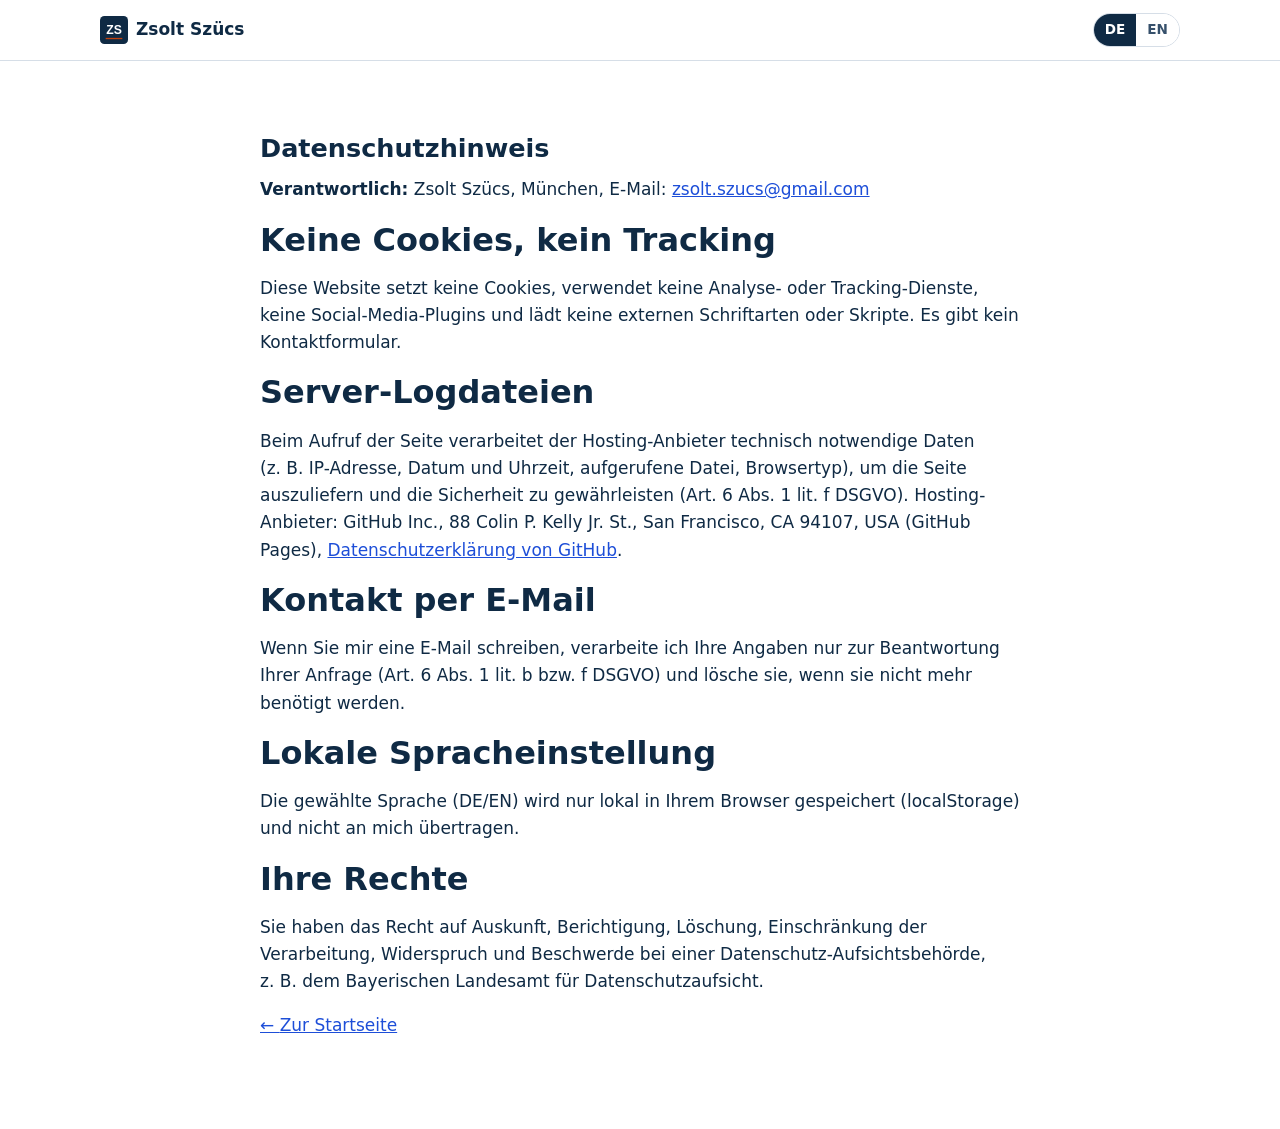
<file: datenschutz.html>
<!doctype html>
<html lang="de">
<head>
<meta charset="utf-8"><meta name="viewport" content="width=device-width,initial-scale=1">
<title>Datenschutz – Zsolt Szücs</title>
<meta name="robots" content="noindex,follow">
<link rel="icon" href="assets/img/favicon.svg" type="image/svg+xml">
<link rel="stylesheet" href="assets/css/style.css">
</head>
<body>
<header class="site-header"><nav class="container nav"><a class="brand" href="index.html"><img src="assets/img/favicon.svg" alt="" width="28" height="28">Zsolt Szücs</a>
<div class="lang-toggle" role="group" aria-label="Sprache / Language" style="margin-left:auto"><button type="button" data-lang="de" aria-pressed="true">DE</button><button type="button" data-lang="en" aria-pressed="false">EN</button></div></nav></header>
<main><section><div class="container" style="max-width:800px">
<div lang="de">
<h1>Datenschutzhinweis</h1>
<p><strong>Verantwortlich:</strong> Zsolt Szücs, München, E-Mail: <a href="mailto:zsolt.szucs@gmail.com">zsolt.szucs@gmail.com</a></p>
<h2>Keine Cookies, kein Tracking</h2>
<p>Diese Website setzt keine Cookies, verwendet keine Analyse- oder Tracking-Dienste, keine Social-Media-Plugins und lädt keine externen Schriftarten oder Skripte. Es gibt kein Kontaktformular.</p>
<h2>Server-Logdateien</h2>
<p>Beim Aufruf der Seite verarbeitet der Hosting-Anbieter technisch notwendige Daten (z.&nbsp;B. IP-Adresse, Datum und Uhrzeit, aufgerufene Datei, Browsertyp), um die Seite auszuliefern und die Sicherheit zu gewährleisten (Art. 6 Abs. 1 lit. f DSGVO). Hosting-Anbieter: GitHub Inc., 88 Colin P. Kelly Jr. St., San Francisco, CA 94107, USA (GitHub Pages), <a href="https://docs.github.com/de/site-policy/privacy-policies/github-general-privacy-statement" target="_blank" rel="noopener">Datenschutzerklärung von GitHub</a>.</p>
<h2>Kontakt per E-Mail</h2>
<p>Wenn Sie mir eine E-Mail schreiben, verarbeite ich Ihre Angaben nur zur Beantwortung Ihrer Anfrage (Art. 6 Abs. 1 lit. b bzw. f DSGVO) und lösche sie, wenn sie nicht mehr benötigt werden.</p>
<h2>Lokale Spracheinstellung</h2>
<p>Die gewählte Sprache (DE/EN) wird nur lokal in Ihrem Browser gespeichert (localStorage) und nicht an mich übertragen.</p>
<h2>Ihre Rechte</h2>
<p>Sie haben das Recht auf Auskunft, Berichtigung, Löschung, Einschränkung der Verarbeitung, Widerspruch und Beschwerde bei einer Datenschutz-Aufsichtsbehörde, z.&nbsp;B. dem Bayerischen Landesamt für Datenschutzaufsicht.</p>
</div>
<div lang="en">
<h1>Privacy notice</h1>
<p><strong>Controller:</strong> Zsolt Szücs, Munich, email: <a href="mailto:zsolt.szucs@gmail.com">zsolt.szucs@gmail.com</a></p>
<h2>No cookies, no tracking</h2>
<p>This website sets no cookies, uses no analytics or tracking services, no social media plugins and loads no external fonts or scripts. There is no contact form.</p>
<h2>Server log files</h2>
<p>When you visit the site, the hosting provider processes technically necessary data (e.g. IP address, date and time, requested file, browser type) to deliver the site and keep it secure (Art. 6(1)(f) GDPR). Hosting provider: GitHub Inc., 88 Colin P. Kelly Jr. St., San Francisco, CA 94107, USA (GitHub Pages), <a href="https://docs.github.com/en/site-policy/privacy-policies/github-general-privacy-statement" target="_blank" rel="noopener">GitHub Privacy Statement</a>.</p>
<h2>Contact by email</h2>
<p>If you email me, I only use your details to answer your enquiry and delete them when no longer needed.</p>
<h2>Local language setting</h2>
<p>Your language choice (DE/EN) is stored only locally in your browser (localStorage) and is not sent to me.</p>
<h2>Your rights</h2>
<p>You have the right to access, rectification, erasure, restriction, objection and to lodge a complaint with a supervisory authority.</p>
</div>
<p><a href="index.html">← <span lang="de">Zur Startseite</span><span lang="en">Back to home</span></a></p>
</div></section></main>
<script src="assets/js/main.js" defer></script>
</body></html>
</file>
<file: assets/css/style.css>
/* Portfolio Zsolt Szücs – keine externen Fonts, keine Tracker */
:root{
  --ink:#0f2a44; --ink-2:#36506b; --muted:#5b6b7c; --line:#d6dee7;
  --bg:#ffffff; --bg-2:#f4f7fa; --accent:#c2410c; --accent-2:#1d4ed8;
  --radius:10px; --max:1120px;
  --font: system-ui,-apple-system,"Segoe UI",Roboto,"Helvetica Neue",Arial,"Noto Sans",sans-serif;
  --mono: ui-monospace,SFMono-Regular,Menlo,Consolas,"Liberation Mono",monospace;
}
*{box-sizing:border-box}
html{scroll-behavior:smooth;scroll-padding-top:72px}
body{margin:0;font-family:var(--font);color:var(--ink);background:var(--bg);line-height:1.6;font-size:17px;-webkit-text-size-adjust:100%}
img{max-width:100%;height:auto;display:block}
a{color:var(--accent-2)}
a:hover{color:var(--accent)}
h1,h2,h3{line-height:1.2;margin:0 0 .5em}
h2{font-size:clamp(1.5rem,2.6vw,2rem)}
h3{font-size:1.1rem}
p{margin:0 0 1em}
ul{margin:0;padding-left:1.2em}
.container{max-width:var(--max);margin:0 auto;padding:0 20px}
.skip{position:absolute;left:-999px;top:0;background:var(--ink);color:#fff;padding:8px 12px;z-index:100}
.skip:focus{left:8px}

/* Sprachumschaltung: ohne JS bleibt Deutsch sichtbar */
html[lang="de"] [lang="en"]{display:none!important}
html[lang="en"] [lang="de"]{display:none!important}

/* Navigation */
.site-header{position:sticky;top:0;z-index:50;background:rgba(255,255,255,.94);backdrop-filter:saturate(1.4) blur(6px);border-bottom:1px solid var(--line)}
.nav{display:flex;align-items:center;gap:16px;min-height:60px}
.brand{font-weight:700;color:var(--ink);text-decoration:none;white-space:nowrap;display:flex;align-items:center;gap:8px}
.brand img{width:28px;height:28px}
.nav-links{display:flex;gap:4px;list-style:none;margin:0 0 0 auto;padding:0;flex-wrap:wrap}
.nav-links a{display:block;padding:6px 10px;border-radius:6px;color:var(--ink-2);text-decoration:none;font-size:.95rem}
.nav-links a:hover{background:var(--bg-2);color:var(--ink)}
.lang-toggle{display:flex;border:1px solid var(--line);border-radius:999px;overflow:hidden;flex-shrink:0}
.lang-toggle button{font:inherit;font-size:.85rem;font-weight:600;border:0;background:#fff;color:var(--ink-2);padding:5px 11px;cursor:pointer}
.lang-toggle button[aria-pressed="true"]{background:var(--ink);color:#fff}
.menu-btn{display:none;margin-left:auto;font:inherit;border:1px solid var(--line);background:#fff;border-radius:6px;padding:6px 10px;cursor:pointer;color:var(--ink)}

/* Hero */
.hero{position:relative;overflow:hidden;background:
  linear-gradient(var(--bg-2),var(--bg-2));border-bottom:1px solid var(--line)}
.hero::before{content:"";position:absolute;inset:0;pointer-events:none;opacity:.7;
  background-image:linear-gradient(#e3e9f0 1px,transparent 1px),linear-gradient(90deg,#e3e9f0 1px,transparent 1px);
  background-size:32px 32px}
.hero .container{position:relative;padding-top:72px;padding-bottom:72px}
.eyebrow{font-family:var(--mono);font-size:.85rem;letter-spacing:.06em;text-transform:uppercase;color:var(--accent);margin-bottom:12px}
.hero h1{font-size:clamp(2.3rem,6vw,3.8rem);letter-spacing:-.02em;margin-bottom:.2em}
.hero .title{font-size:clamp(1.1rem,2.4vw,1.45rem);color:var(--ink-2);font-weight:500;margin-bottom:1em}
.hero .value{max-width:720px;font-size:1.08rem;color:var(--ink)}
.hero-facts{display:flex;flex-wrap:wrap;gap:8px;margin:22px 0 28px;padding:0;list-style:none}
.hero-facts li{font-size:.88rem;background:#fff;border:1px solid var(--line);border-radius:999px;padding:4px 12px;color:var(--ink-2)}
.btns{display:flex;flex-wrap:wrap;gap:12px}
.btn{display:inline-flex;align-items:center;gap:8px;padding:11px 20px;border-radius:8px;font-weight:600;text-decoration:none;border:2px solid var(--ink);transition:.15s}
.btn-primary{background:var(--ink);color:#fff}
.btn-primary:hover{background:#163a5f;color:#fff}
.btn-ghost{background:#fff;color:var(--ink)}
.btn-ghost:hover{background:var(--ink);color:#fff}
.btn svg{width:18px;height:18px}

/* Sections */
section{padding:72px 0}
section.alt{background:var(--bg-2);border-top:1px solid var(--line);border-bottom:1px solid var(--line)}
.section-head{margin-bottom:32px}
.section-head .kicker{font-family:var(--mono);font-size:.8rem;color:var(--accent);letter-spacing:.08em;text-transform:uppercase}
.lead{font-size:1.08rem;color:var(--ink-2);max-width:760px}

.about-grid{display:grid;grid-template-columns:1.6fr 1fr;gap:40px;align-items:start}
.facts{background:#fff;border:1px solid var(--line);border-radius:var(--radius);padding:20px 22px}
.facts dl{margin:0;display:grid;grid-template-columns:auto 1fr;gap:8px 16px;font-size:.95rem}
.facts dt{color:var(--muted)}
.facts dd{margin:0;font-weight:500}
blockquote{margin:24px 0 0;padding:14px 18px;border-left:3px solid var(--accent);background:#fff;border-radius:0 8px 8px 0;color:var(--ink-2);font-style:italic}
blockquote footer{font-style:normal;font-size:.85rem;color:var(--muted);margin-top:6px}

/* Timeline */
.timeline{list-style:none;margin:0;padding:0;position:relative}
.timeline::before{content:"";position:absolute;left:170px;top:6px;bottom:6px;width:2px;background:var(--line)}
.tl-item{display:grid;grid-template-columns:170px 1fr;gap:0 32px;padding:0 0 30px;position:relative;break-inside:avoid}
.tl-item::before{content:"";position:absolute;left:164px;top:7px;width:14px;height:14px;border-radius:50%;background:#fff;border:3px solid var(--ink)}
.tl-item.edu::before{border-color:var(--accent)}
.tl-date{font-family:var(--mono);font-size:.82rem;color:var(--muted);padding-top:2px;padding-right:18px;text-align:right;white-space:nowrap}
.tl-body h3{margin-bottom:.15em}
.tl-org{color:var(--ink-2);font-weight:500;margin-bottom:.5em;font-size:.97rem}
.tl-body ul{color:var(--ink);font-size:.95rem}
.tl-body li{margin-bottom:.2em}
.tag{display:inline-block;font-size:.72rem;font-weight:600;letter-spacing:.03em;text-transform:uppercase;padding:2px 8px;border-radius:4px;background:#e8eef5;color:var(--ink-2);margin-left:6px;vertical-align:2px}
details.earlier{margin-top:4px}
details.earlier summary{cursor:pointer;font-weight:600;color:var(--accent-2);margin-bottom:20px}

/* Projects */
.cards{display:grid;grid-template-columns:repeat(auto-fill,minmax(300px,1fr));gap:22px}
.card{background:#fff;border:1px solid var(--line);border-radius:var(--radius);padding:22px;display:flex;flex-direction:column;break-inside:avoid}
.card .meta{font-family:var(--mono);font-size:.78rem;color:var(--muted);margin-bottom:8px}
.card p{font-size:.95rem;color:var(--ink-2);margin-bottom:.8em}
.chips{display:flex;flex-wrap:wrap;gap:6px;margin-top:auto;padding:0;list-style:none}
.chips li{font-size:.76rem;background:var(--bg-2);border:1px solid var(--line);border-radius:4px;padding:2px 8px;color:var(--ink-2)}
.card.feature{grid-column:1/-1;display:grid;grid-template-columns:1.1fr 1fr;gap:28px;align-items:center;border-color:#b9c7d6}
.card.feature figure{margin:0}
.card.feature figcaption{font-size:.8rem;color:var(--muted);margin-top:6px}
.card.feature img{border:1px solid var(--line);border-radius:6px}
.card.feature ul.points{font-size:.95rem;color:var(--ink-2);margin-bottom:1em}
.badge-wip{display:inline-block;font-size:.75rem;font-weight:700;color:var(--accent);border:1px solid var(--accent);border-radius:4px;padding:1px 7px;margin-left:8px;vertical-align:3px}

/* Skills */
.skills{display:grid;grid-template-columns:repeat(auto-fill,minmax(320px,1fr));gap:22px}
.skill-group{background:#fff;border:1px solid var(--line);border-radius:var(--radius);padding:22px;break-inside:avoid}
.skill-group h3{display:flex;align-items:center;gap:10px}
.skill-group h3 .ico{width:30px;height:30px;border-radius:7px;background:var(--ink);color:#fff;display:grid;place-items:center;font-size:.8rem;font-family:var(--mono);flex-shrink:0}
.skill-group ul{list-style:none;padding:0;font-size:.94rem}
.skill-group li{padding:6px 0;border-bottom:1px dashed var(--line)}
.skill-group li:last-child{border-bottom:0}
.lvl{float:right;font-size:.78rem;color:var(--muted);margin-left:8px}

/* Education */
.edu-grid{display:grid;grid-template-columns:1fr 1fr;gap:22px}
.edu-card{background:#fff;border:1px solid var(--line);border-radius:var(--radius);padding:22px;break-inside:avoid}
.edu-card .meta{font-family:var(--mono);font-size:.8rem;color:var(--muted)}
.edu-card ul{font-size:.94rem;color:var(--ink-2)}

/* Contact */
.contact-box{background:var(--ink);color:#fff;border-radius:14px;padding:44px;display:grid;grid-template-columns:1.4fr 1fr;gap:28px;align-items:center}
.contact-box h2{color:#fff}
.contact-box p{color:#d5deea}
.contact-box .btn-primary{background:#fff;color:var(--ink);border-color:#fff}
.contact-box .btn-ghost{background:transparent;color:#fff;border-color:#fff}
.contact-box .btn-ghost:hover{background:#fff;color:var(--ink)}
.contact-box .btn-primary:hover{background:var(--accent);border-color:var(--accent);color:#fff}
.contact-list{list-style:none;padding:0;margin:0;font-size:1rem}
.contact-list li{padding:6px 0;border-bottom:1px solid rgba(255,255,255,.15)}
.contact-list a{color:#fff}
.contact-list span{color:#9fb3c8;display:inline-block;min-width:80px}

footer.site-footer{padding:28px 0;font-size:.85rem;color:var(--muted);border-top:1px solid var(--line)}
footer.site-footer .container{display:flex;justify-content:space-between;flex-wrap:wrap;gap:12px}
footer.site-footer a{color:var(--muted)}

/* Responsive */
@media (max-width:900px){
  .about-grid,.card.feature,.contact-box,.edu-grid{grid-template-columns:1fr}
  .menu-btn{display:block}
  .nav{flex-wrap:wrap}
  .nav-links{display:none;width:100%;flex-direction:column;order:3;margin:0;padding-bottom:10px}
  .nav-links.open{display:flex}
  .lang-toggle{order:2}
}
@media (max-width:640px){
  body{font-size:16px}
  section{padding:52px 0}
  .hero .container{padding-top:48px;padding-bottom:48px}
  .timeline::before{left:7px}
  .tl-item{grid-template-columns:1fr;padding-left:32px}
  .tl-item::before{left:1px}
  .tl-date{text-align:left;padding:0 0 4px}
  .contact-box{padding:28px 22px}
  .facts dl{grid-template-columns:1fr;gap:0}
  .facts dd{margin-bottom:10px}
  .cards,.skills{grid-template-columns:1fr}
  .btn{width:100%;justify-content:center}
}

/* Druck: kompakter Lebenslauf */
@media print{
  @page{size:A4;margin:14mm 14mm 16mm}
  body{font-size:10.5pt;color:#000;background:#fff}
  .site-header,.btns,.lang-toggle,.menu-btn,.skip,.no-print,footer.site-footer,.hero::before{display:none!important}
  section,.hero .container{padding:10pt 0!important}
  section.alt,.hero{background:#fff!important;border:0!important}
  .hero h1{font-size:22pt}
  h2{font-size:14pt;border-bottom:1px solid #000;padding-bottom:2pt;margin-top:6pt}
  a{color:#000;text-decoration:none}
  .card,.skill-group,.edu-card,.facts{border:1px solid #bbb;padding:8pt;box-shadow:none}
  .cards,.skills{grid-template-columns:1fr 1fr;gap:8pt}
  .card.feature{grid-template-columns:1fr 1fr}
  .timeline::before,.tl-item::before{display:none}
  .tl-item{grid-template-columns:34mm 1fr;gap:0 4mm;padding-bottom:8pt}
  .tl-date{text-align:left;white-space:normal;padding-right:0;font-size:8.5pt}
  .about-grid{grid-template-columns:1fr;gap:10pt}
  .facts{break-inside:avoid}
  .facts dl{grid-template-columns:32mm 1fr}
  details.earlier > *{display:block}
  details.earlier summary{display:none}
  .contact-box{background:#fff;color:#000;border:1px solid #bbb;padding:10pt}
  .contact-box h2,.contact-box p,.contact-list a,.contact-list span{color:#000}
  .tl-item,.card,.skill-group,.edu-card{break-inside:avoid}
}

/* Hero mit Profilfoto */
.hero-grid{display:grid;grid-template-columns:1fr 280px;gap:48px;align-items:center}
.hero .title span{display:block}
.hero .title .title-role{color:var(--ink);font-weight:650}
.hero .title .title-sub{font-size:.85em;color:var(--ink-2);margin-top:4px}
.hero-photo{margin:0;justify-self:end;text-align:center}
.hero-photo img{width:260px;height:260px;object-fit:cover;object-position:50% 30%;border-radius:50%;border:6px solid #fff;
  box-shadow:0 0 0 2px var(--line),0 14px 34px rgba(15,42,68,.18);background:#fff}
.hero-photo figcaption{margin-top:14px;font-family:var(--mono);font-size:.8rem;color:var(--muted);letter-spacing:.03em}
.hero-photo .photo-name{display:block;font-family:var(--font);font-weight:700;font-size:1rem;color:var(--ink);letter-spacing:0}

/* Zeugniszitate */
.quotes{margin-top:24px}
.quotes blockquote{margin:0 0 12px}
.quotes blockquote p{margin:0}
.quote-source{font-size:.85rem;color:var(--muted);padding-left:21px}

/* Social-Icons */
.social{display:flex;align-items:center;gap:6px}
.social-header{margin-left:4px}
.social-ico{display:inline-grid;place-items:center;width:32px;height:32px;border-radius:7px;color:var(--ink-2);border:1px solid var(--line);background:#fff;transition:.15s}
.social-ico svg{width:16px;height:16px}
.social-ico:hover{color:#fff;background:var(--ink);border-color:var(--ink)}
.social-footer .social-ico{width:28px;height:28px}
.social-inline{display:inline-flex;align-items:center;gap:8px}
.social-inline svg{width:16px;height:16px;flex-shrink:0}
.contact-list .social-inline span{color:#fff;min-width:0;display:inline}

@media (max-width:900px){
  .social-header{order:1;margin-left:0}
  .hero-grid{grid-template-columns:1fr 200px;gap:28px}
  .hero-photo img{width:190px;height:190px}
}
@media (max-width:640px){
  .hero-grid{grid-template-columns:1fr}
  .hero-photo{order:-1;justify-self:start;display:flex;align-items:center;gap:16px;text-align:left}
  .hero-photo img{width:112px;height:112px;border-width:4px}
  .hero-photo figcaption{margin-top:0}
  .social-header{display:none}
}
@media print{
  .social,.social-inline svg{display:none!important}
  .hero-photo img{width:30mm;height:30mm;box-shadow:none;border:0}
}
</file>
